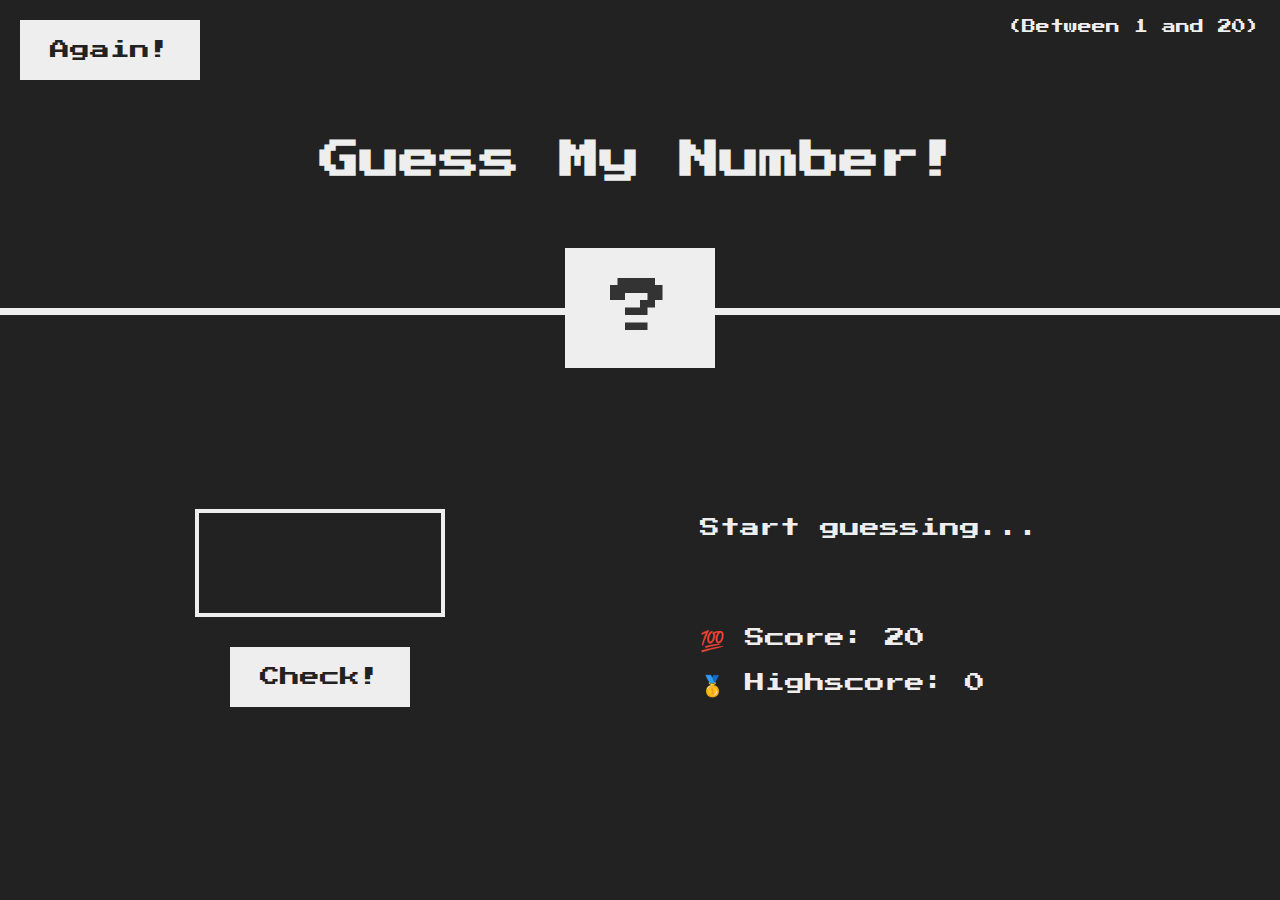
<file: JSProjects/guessmynumber/index.html>
<!DOCTYPE html>
<html lang="en">
  <head>
    <meta charset="UTF-8" />
    <meta name="viewport" content="width=device-width, initial-scale=1.0" />
    <meta http-equiv="X-UA-Compatible" content="ie=edge" />
    <link rel="stylesheet" href="style.css" />
    <title>Guess My Number!</title>
  </head>
  <body>
    <header>
      <h1>Guess My Number!</h1>
      <p class="between">(Between 1 and 20)</p>
      <button class="btn again">Again!</button>
      <div class="number">?</div>
    </header>
    <main>
      <section class="left">
        <input type="number" class="guess" />
        <button class="btn check">Check!</button>
      </section>
      <section class="right">
        <p class="message">Start guessing...</p>
        <p class="label-score">💯 Score: <span class="score">20</span></p>
        <p class="label-highscore">
          🥇 Highscore: <span class="highscore">0</span>
        </p>
      </section>
    </main>
    <script src="script.js"></script>
  </body>
</html>
</file>
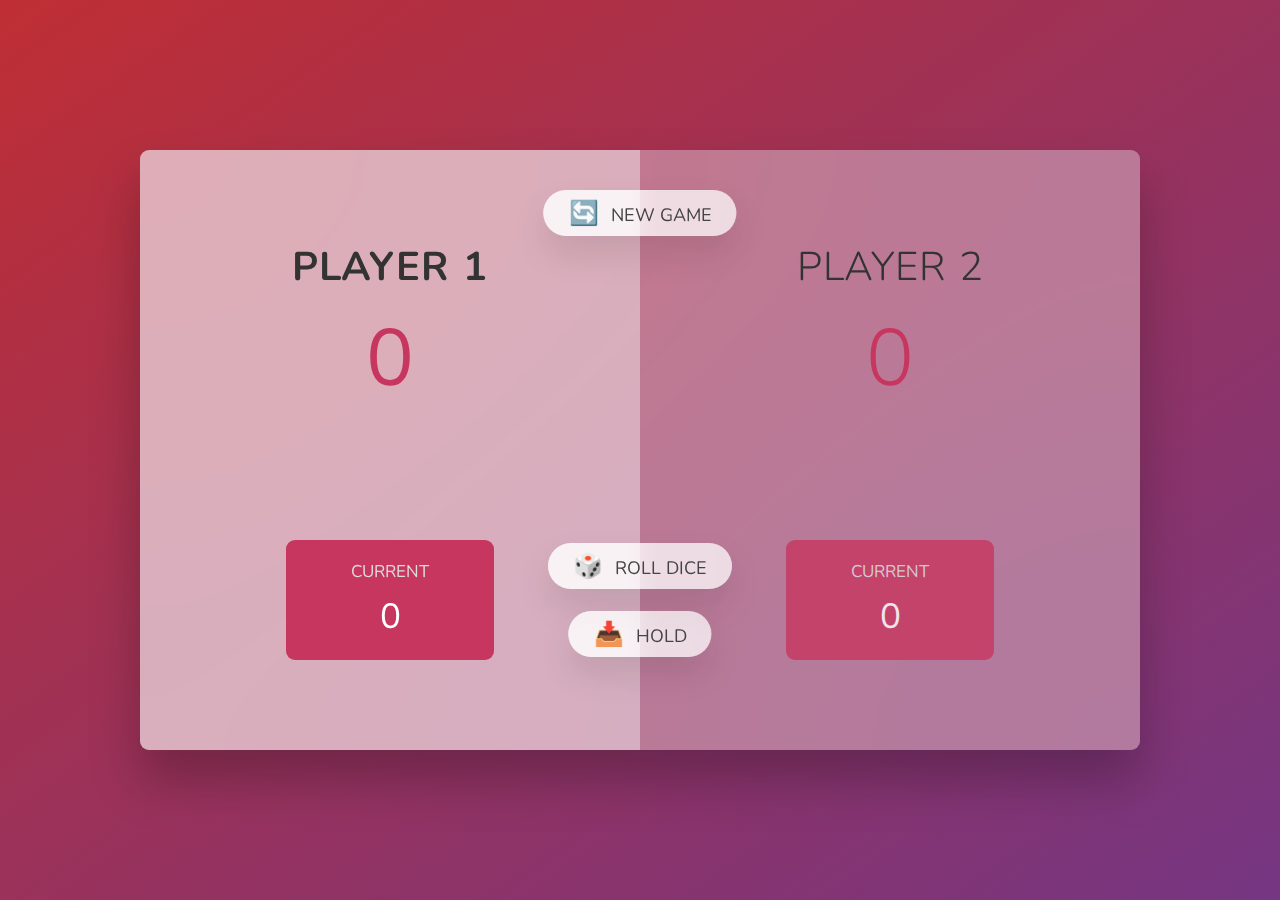
<file: JSProjects/piggame/index.html>
<!DOCTYPE html>
<html lang="en">
  <head>
    <meta charset="UTF-8" />
    <meta name="viewport" content="width=device-width, initial-scale=1.0" />
    <meta http-equiv="X-UA-Compatible" content="ie=edge" />
    <link rel="stylesheet" href="style.css" />
    <title>Pig Game</title>
  </head>
  <body>
    <main>
      <section class="player player--0 player--active">
        <h2 class="name" id="name--0">Player 1</h2>
        <p class="score" id="score--0">43</p>
        <div class="current">
          <p class="current-label">Current</p>
          <p class="current-score" id="current--0">0</p>
        </div>
      </section>
      <section class="player player--1">
        <h2 class="name" id="name--1">Player 2</h2>
        <p class="score" id="score--1">24</p>
        <div class="current">
          <p class="current-label">Current</p>
          <p class="current-score" id="current--1">0</p>
        </div>
      </section>

      <img src="dice-5.png" alt="Playing dice" class="dice" />
      <button class="btn btn--new">🔄 New game</button>
      <button class="btn btn--roll">🎲 Roll dice</button>
      <button class="btn btn--hold">📥 Hold</button>
    </main>
    <script src="script.js"></script>
  </body>
</html>
</file>
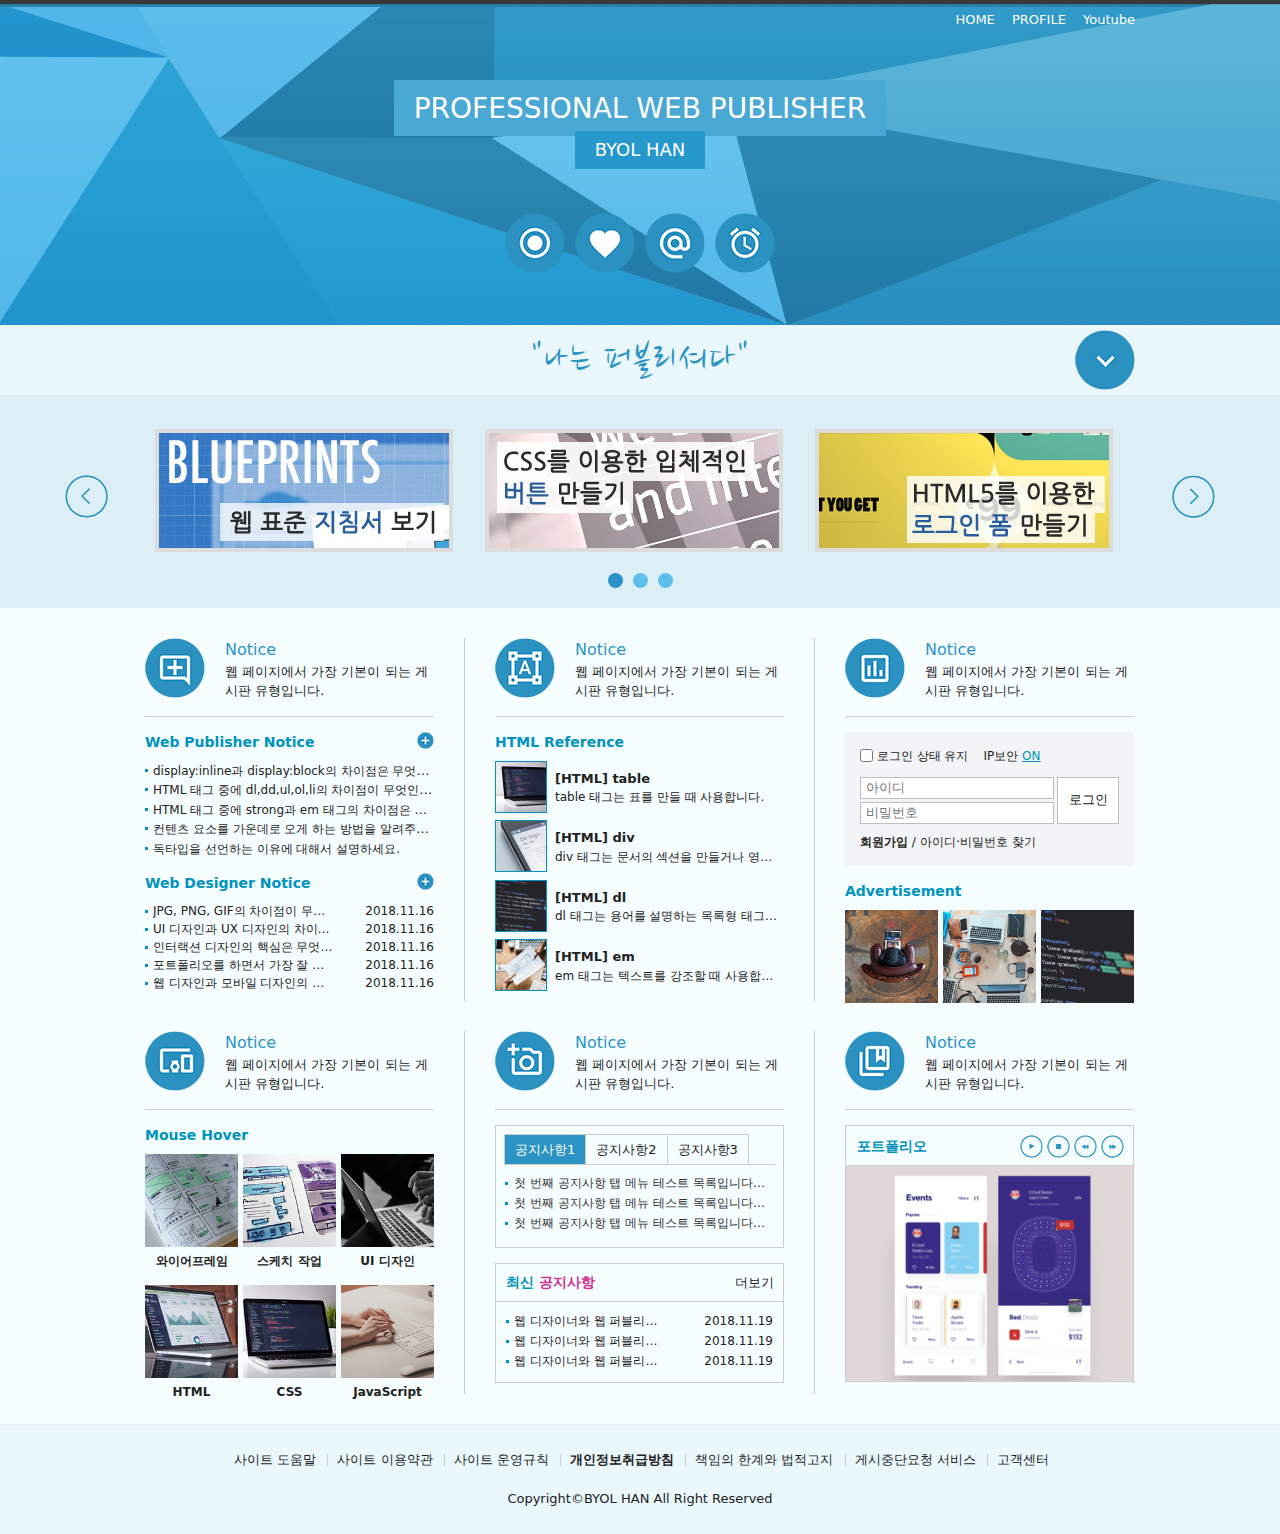
<file: Sites/Web Standard Site/index.html>
<!DOCTYPE html>
<html lang="en">
  <head>
    <meta charset="UTF-8" />
    <meta http-equiv="X-UA-Compatible" content="IE=edge" />
    <meta name="viewport" content="width=device-width, initial-scale=1.0" />
    <meta name="description" content="웹 표준을 준수한 사이트 예제입니다." />
    <meta name="keyword" content="웹표준, 웹접근성, 사이트 만들기" />
    <title>Web Standard Site</title>
    <!-- 웹폰트 -->
    <link rel="preconnect" href="https://fonts.googleapis.com" />
    <link rel="preconnect" href="https://fonts.gstatic.com" crossorigin />
    <link
      href="https://fonts.googleapis.com/css2?family=Nanum+Brush+Script&display=swap"
      rel="stylesheet"
    />

    <link rel="stylesheet" href="./css/style.css" />
    <link rel="stylesheet" href="./css/reset.css" />
    <link rel="stylesheet" href="./css/slick.css" />
    <link rel="stylesheet" href="./css/lightgallery.css" />
  </head>
  <body>
    <!-- 스킵 네비게이션 -->
    <div id="skip">
      <a href="#cont_nav">전체 메뉴 바로가기</a>
      <a href="#cont_ban">배너 영역 바로가기</a>
      <a href="#cont_cont">컨텐츠 영역 바로가기</a>
    </div>
    <!-- //스킵 네비게이션 -->

    <div id="wrap">
      <header>
        <div class="container">
          <div class="header">
            <div class="header_menu">
              <a href="#none">HOME</a>
              <a href="#none">PROFILE</a>
              <a href="#none">Youtube</a>
            </div>
            <!-- //헤더 메뉴 -->
            <div class="header-tit">
              <h1>Professional Web Publisher</h1>
              <br />
              <a href="">BYOL HAN</a>
            </div>
            <!-- //헤더 타이틀 -->
            <div class="header-icon">
              <!-- 이미지 표현하는 방법 
              1. img 태그로 표현(의미가 있을 때) / alt 태그 - 대체 문자 표현
              2. background 속성으로 표현(의미가 없을 때) - 대체 문자 X
              3. 이미지를 background 속성 - 웹 표준 준수하기 위해서는 가상으로 대체 문자를 만들어줌 (IR효과)
              이미지 스프라이트 효과-->
              <a href="#none" class="icon1"><span class="ir_pm">icon1</span></a>
              <a href="#none" class="icon2"><span class="ir_pm">icon2</span></a>
              <a href="#none" class="icon3"><span class="ir_pm">icon3</span></a>
              <a href="#none" class="icon4"><span class="ir_pm">icon4</span></a>
            </div>
            <!-- // 헤더 아이콘 -->
          </div>
        </div>
      </header>
      <!-- //header -->
      <contents>
        <nav>
          <div class="container">
            <h2 class="ir_su">전체 메뉴</h2>
            <div class="nav">
              <div>
                <h3>HTML Reference</h3>
                <ul>
                  <li><a href="#none">HTML 태그(Tag)</a></li>
                  <li><a href="#none">블록 요소/인라인 요소</a></li>
                  <li><a href="#none">DTD 선언</a></li>
                  <li><a href="#none">언어 속성 설정</a></li>
                  <li><a href="#none">HTML &lt;title&gt;</a></li>
                  <li><a href="#none">HTML &lt;meta&gt;</a></li>
                  <li><a href="#none">특수문자 &lt;/a&gt;</a></li>
                  <li><a href="#none">하이퍼 링크&lt;/a&gt;</a></li>
                  <li><a href="#none">HTML &lt;style&gt;</a></li>
                  <li><a href="#none">HTML &lt;html&gt;</a></li>
                  <li><a href="#none">HTML &lt;head&gt;</a></li>
                  <li><a href="#none">HTML &lt;div&gt;</a></li>
                  <li><a href="#none">HTML &lt;colgroup&gt;</a></li>
                  <li><a href="#none">HTML &lt;caption&gt;</a></li>
                </ul>
              </div>
              <div>
                <h3>CSS Reference</h3>
                <ul>
                  <li><a href="#none">CSS 선택자</a></li>
                  <li><a href="#none">CSS 단위</a></li>
                  <li><a href="#none">CSS 색상</a></li>
                  <li><a href="#none">CSS 선언 방법</a></li>
                  <li><a href="#none">상대주소와 절대주소</a></li>
                  <li><a href="#none">CSS float</a></li>
                  <li><a href="#none">이미지 표현 방법</a></li>
                  <li><a href="#none">이미지 스프라이트</a></li>
                  <li><a href="#none">IR 효과</a></li>
                  <li><a href="#none">이미지 최적화</a></li>
                  <li><a href="#none">background-color</a></li>
                  <li><a href="#none">border-style</a></li>
                  <li><a href="#none">font-size</a></li>
                  <li><a href="#none">text-align</a></li>
                </ul>
              </div>
              <div class="last">
                <h3>Webstandard</h3>
                <ul>
                  <li><a href="#none">웹 표준</a></li>
                  <li><a href="#none">웹 접근성</a></li>
                  <li><a href="#none">W3C</a></li>
                  <li><a href="#none">웹 접근성 연구소</a></li>
                  <li><a href="#none">네이버 널리</a></li>
                  <li><a href="#none">다음 다룸</a></li>
                  <li><a href="#none">Webstandard</a></li>
                </ul>
              </div>
            </div>
          </div>
        </nav>
        <!-- //nav -->
        <aside>
          <div class="container">
            <div class="tit">
              <h2>"나는 퍼블리셔다"</h2>
              <a href="#none" class="btn"
                ><span class="ir_pm">전체 메뉴</span></a
              >
            </div>
          </div>
        <aside>
        <!-- //aside -->
        <div id="cont_ban">
          <div class="container">
            <div class="ban">
              <!-- <a href="#none" class="prev"><span class="ir_pm"> 이전 이미지</span></a>
              <ul>
                 <li class="ban_img1"><a href="#none"><img src="img/banner_link1.jpg" alt="웹 표준 지참서 보기"></a></li>
                  <li class="ban_img2"><a href="#none"><img src="img/banner_link2.jpg" alt="CSS 버튼 만들기"></a></li>
                  <li class="ban_img3"><a href="#none"><img src="img/banner_link3.jpg" alt="로그인 폼 만들기"></a></li>
              </ul>
              <a href="#none" class="next"><span class="ir_pm">다음 이미지</span></a> -->
              <div>
                <a href="#none"
                  ><img src="img/banner_link1.jpg" alt="웹 표준 지참서 보기"
                /></a>
              </div>
              <div>
                <a href="#none"
                  ><img src="img/banner_link2.jpg" alt="CSS 버튼 만들기"
                /></a>
              </div>
              <div>
                <a href="#none"
                  ><img src="img/banner_link3.jpg" alt="로그인 폼 만들기"
                /></a>
              </div>
              <div>
                <a href="#none"
                  ><img src="img/banner_link1.jpg" alt="웹 표준 지참서 보기"
                /></a>
              </div>
              <div>
                <a href="#none"
                  ><img src="img/banner_link2.jpg" alt="CSS 버튼 만들기"
                /></a>
              </div>
              <div>
                <a href="#none"
                  ><img src="img/banner_link3.jpg" alt="로그인 폼 만들기"
                /></a>
              </div>
              <div>
                <a href="#none"
                  ><img src="img/banner_link1.jpg" alt="웹 표준 지참서 보기"
                /></a>
              </div>
              <div>
                <a href="#none"
                  ><img src="img/banner_link2.jpg" alt="CSS 버튼 만들기"
                /></a>
              </div>
              <div>
                <a href="#none"
                  ><img src="img/banner_link3.jpg" alt="로그인 폼 만들기"
                /></a>
              </div>
            </div>
          </div>
        </div>
        <!-- //cont_ban -->
        <section>
          <div class="container">
            <div class="cont">
              <div class="column col1">
                <h3>
                  <span class="ico_img ir_pm">아이콘</span>
                  <span class="ico_tit">Notice</span>
                </h3>
                <p class="ico_desc">
                  웹 페이지에서 가장 기본이 되는 게시판 유형입니다.
                </p>
                <!--게시판-->
                <div class="notice">
                  <h4>Web Publisher Notice</h4>
                  <ul>
                    <li>
                      <a href="#none"
                        >display:inline과 display:block의 차이점은
                        무엇인가요?</a
                      >
                    </li>
                    <li>
                      <a href="#none"
                        >HTML 태그 중에 dl,dd,ul,ol,li의 차이점이 무엇인가요?</a
                      >
                    </li>
                    <li>
                      <a href="#none"
                        >HTML 태그 중에 strong과 em 태그의 차이점은
                        무엇인가요?</a
                      >
                    </li>
                    <li>
                      <a href="#none"
                        >컨텐츠 요소를 가운데로 오게 하는 방법을 알려주세요!</a
                      >
                    </li>
                    <li>
                      <a href="#none"
                        >독타입을 선언하는 이유에 대해서 설명하세요.</a
                      >
                    </li>
                  </ul>
                  <a href="#none" class="more ir_pm" title="더보기">더보기</a>
                </div>
                <!--//게시판-->
                <!-- 게시판2 -->
                <div class="notice2">
                  <h4>Web Designer Notice</h4>
                  <ul>
                    <li>
                      <a href="#none">JPG, PNG, GIF의 차이점이 무엇인가요?</a
                      ><span>2018.11.16</span>
                    </li>
                    <li>
                      <a href="#none"
                        >UI 디자인과 UX 디자인의 차이점을 설명하세요.</a
                      ><span>2018.11.16</span>
                    </li>
                    <li>
                      <a href="#none"
                        >인터랙션 디자인의 핵심은 무엇이라고 생각하나요?</a
                      ><span>2018.11.16</span>
                    </li>
                    <li>
                      <a href="#none"
                        >포트폴리오를 하면서 가장 잘 했다고 생각하는 부분은
                        무엇인가요?</a
                      ><span>2018.11.16</span>
                    </li>
                    <li>
                      <a href="#none"
                        >웹 디자인과 모바일 디자인의 차이가 무엇이라고
                        생각하나요?</a
                      ><span>2018.11.16</span>
                    </li>
                  </ul>
                  <a href="#none" class="more ir_pm" title="더보기">더보기</a>
                </div>
                <!-- //게시판2 -->
              </div>
              <!-- //col1 -->
              <div class="column col2">
                <h3>
                  <span class="ico_img ir_pm">아이콘</span>
                  <span class="ico_tit">Notice</span>
                </h3>
                <p class="ico_desc">
                  웹 페이지에서 가장 기본이 되는 게시판 유형입니다.
                </p>
                <!-- 게시판3 -->
                <div class="notice3">
                  <h4>HTML Reference</h4>
                  <ul>
                    <li>
                      <a href="#none">
                        <img src="img/notice01.jpg" alt="테이블 태그 이미지" />
                        <strong>[HTML] table</strong>
                        <span>table 태그는 표를 만들 때 사용합니다.</span>
                      </a>
                    </li>
                    <li>
                      <a href="#none">
                        <img src="img/notice02.jpg" alt="div 태그 이미지" />
                        <strong>[HTML] div</strong>
                        <span
                          >div 태그는 문서의 섹션을 만들거나 영역을 나눌 때
                          사용합니다.</span
                        >
                      </a>
                    </li>
                    <li>
                      <a href="#none">
                        <img src="img/notice03.jpg" alt="dl 태그 이미지" />
                        <strong>[HTML] dl</strong>
                        <span
                          >dl 태그는 용어를 설명하는 목록형 태그입니다.</span
                        >
                      </a>
                    </li>
                    <li>
                      <a href="#none">
                        <img src="img/notice04.jpg" alt="em 태그 이미지" />
                        <strong>[HTML] em</strong>
                        <span>em 태그는 텍스트를 강조할 때 사용합니다.</span>
                      </a>
                    </li>
                  </ul>
                  <a href="#none" class="more ir_pm" title="더보기">더보기</a>
                </div>
                <!-- //게시판3 -->
              </div>
              <!-- //col2 -->
              <div class="column col3">
                <h3>
                  <span class="ico_img ir_pm">아이콘</span>
                  <span class="ico_tit">Notice</span>
                </h3>
                <p class="ico_desc">
                  웹 페이지에서 가장 기본이 되는 게시판 유형입니다.
                </p>
                <!-- 로그인 -->
                <div id="login-wrap">
                  <h4 class="ir_su">로그인 정보</h4>
                  <form id="login_form" name="login_form" action="post">
                    <fieldset>
                      <legend class="ir_su">로그인 및 관련 설정</legend>
                      <div class="login_header">
                        <h5 class="ir_su">로그인 보안</h5>
                        <div class="lh_check">
                          <input
                            id="infor_check"
                            type="checkbox"
                            class="input_check"
                          />
                          <label for="infor_check"> 로그인 상태 유지</label>
                        </div>
                        <div class="lh_ip">IP보안 <em>ON</em></div>
                      </div>
                      <div class="login_contents">
                        <h5 class="ir_su">로그인 영역</h5>
                        <div class="lc_text">
                          <label for="uid" class="ir_su">아이디</label>
                          <input
                            type="text"
                            id="uid"
                            name="uid"
                            class="input_text"
                            maxlength="20"
                            placeholder="아이디"
                          />
                          <label for="upw" class="ir_su">비밀번호</label>
                          <input
                            type="password"
                            id="upw"
                            name="upw"
                            class="input_text"
                            maxlength="20"
                            placeholder="비밀번호"
                          />
                        </div>
                        <button class="lc_btn" type="submit">로그인</button>
                      </div>
                      <div class="login_footer">
                        <h5 class="ir_su">로그인 문제 해결</h5>
                        <ul>
                          <li>
                            <a href="#none"><strong>회원가입</strong> /</a>
                          </li>
                          <li>
                            <a href="#none">아이디</a>&middot;<a href="#none"
                              >비밀번호 찾기</a
                            >
                          </li>
                        </ul>
                      </div>
                    </fieldset>
                  </form>
                </div>
                <!-- //로그인 -->
                <!-- 팝업 -->
                <div class="popup mt15">
                  <h4>Advertisement</h4>
                  <ul>
                    <li class="layer">
                      <a href="#none"
                        ><img src="img/sban07.jpg" alt="배너1"
                      /></a>
                    </li>
                    <li class="window">
                      <a href="#none"
                        ><img src="img/sban08.jpg" alt="배너2"
                      /></a>
                    </li>
                    <li class="last lightgallery">
                      <a href="img/webstandard3.jpg"
                        ><img src="img/sban09.jpg" alt="배너3"
                      /></a>
                      <a href="img/webstandard3.jpg" style="display: none"
                        ><img src="img/sban09.jpg" alt="배너3"
                      /></a>
                      <a href="img/webstandard3.jpg" style="display: none"
                        ><img src="img/sban09.jpg" alt="배너3"
                      /></a>
                      <a href="img/webstandard3.jpg" style="display: none"
                        ><img src="img/sban09.jpg" alt="배너3"
                      /></a>
                      <a href="img/webstandard3.jpg" style="display: none"
                        ><img src="img/sban09.jpg" alt="배너3"
                      /></a>
                    </li>
                  </ul>
                </div>
                <!-- //팝업 -->
              </div>
              <!-- //col3 -->
              <div class="column col4">
                <h3>
                  <span class="ico_img ir_pm">아이콘</span>
                  <span class="ico_tit">Notice</span>
                </h3>
                <p class="ico_desc">
                  웹 페이지에서 가장 기본이 되는 게시판 유형입니다.
                </p>
                <!-- 오버효과 -->
                <div class="notice_hover">
                  <h4>Mouse Hover</h4>
                  <ul>
                    <li>
                      <a href="#none">
                        <span
                          ><img
                            src="img/sban01.jpg"
                            alt="와이어프레임 이미지"
                          /><em>바로가기</em></span
                        >
                        <strong>와이어프레임</strong>
                      </a>
                    </li>
                    <li>
                      <a href="#none">
                        <span
                          ><img
                            src="img/sban02.jpg"
                            alt="스케치 작업 이미지"
                          /><em>바로가기</em></span
                        >
                        <strong>스케치 작업</strong>
                      </a>
                    </li>
                    <li>
                      <a href="#none">
                        <span
                          ><img
                            src="img/sban03.jpg"
                            alt="UI 디자인 이미지"
                          /><em>바로가기</em></span
                        >
                        <strong>UI 디자인</strong>
                      </a>
                    </li>
                  </ul>
                </div>
                <!-- //오버효과 -->

                <!-- 오버효과2 -->
                <div class="notice_hover2 mt15">
                  <h4 class="ir_su">Mouse Hover</h4>
                  <ul>
                    <li>
                      <a href="#none">
                        <span
                          ><img src="img/sban04.jpg" alt="HTML 이미지" /><em
                            >바로가기</em
                          ></span
                        >
                        <strong>HTML</strong>
                      </a>
                    </li>
                    <li>
                      <a href="#none">
                        <span
                          ><img src="img/sban05.jpg" alt="CSS 이미지" /><em
                            >바로가기</em
                          ></span
                        >
                        <strong>CSS</strong>
                      </a>
                    </li>
                    <li>
                      <a href="#none">
                        <span
                          ><img
                            src="img/sban06.jpg"
                            alt="JavaScript 이미지"
                          /><em>바로가기</em></span
                        >
                        <strong>JavaScript</strong>
                      </a>
                    </li>
                  </ul>
                </div>
                <!-- //오버효과2 -->
              </div>
              <!-- //col4 -->
              <div class="column col5">
                <h3>
                  <span class="ico_img ir_pm">아이콘</span>
                  <span class="ico_tit">Notice</span>
                </h3>
                <p class="ico_desc">
                  웹 페이지에서 가장 기본이 되는 게시판 유형입니다.
                </p>
                <!-- 탭메뉴 -->
                <div class="tab_menu">
                  <h4 class="ir_su">탭 메뉴</h4>
                  <ul>
                    <li class="active">
                      <a href="#none">공지사항1</a>
                      <ul>
                        <li>
                          <a href="#none"
                            >첫 번째 공지사항 탭 메뉴 테스트 목록입니다. 첫 번째
                            공지사항 탭 메뉴 테스트 목록입니다.</a
                          >
                        </li>
                        <li>
                          <a href="#none"
                            >첫 번째 공지사항 탭 메뉴 테스트 목록입니다. 첫 번째
                            공지사항 탭 메뉴 테스트 목록입니다.</a
                          >
                        </li>
                        <li>
                          <a href="#none"
                            >첫 번째 공지사항 탭 메뉴 테스트 목록입니다. 첫 번째
                            공지사항 탭 메뉴 테스트 목록입니다.</a
                          >
                        </li>
                      </ul>
                    </li>
                    <li>
                      <a href="#none">공지사항2</a>
                      <ul>
                        <li>
                          <a href="#none"
                            >두 번째 공지사항 탭 메뉴 테스트 목록입니다.</a
                          >
                        </li>
                        <li>
                          <a href="#none"
                            >두 번째 공지사항 탭 메뉴 테스트 목록입니다.</a
                          >
                        </li>
                        <li>
                          <a href="#none"
                            >두 번째 공지사항 탭 메뉴 테스트 목록입니다.</a
                          >
                        </li>
                      </ul>
                    </li>
                    <li>
                      <a href="#none">공지사항3</a>
                      <ul>
                        <li>
                          <a href="#none"
                            >세 번째 공지사항 탭 메뉴 테스트 목록입니다.</a
                          >
                        </li>
                        <li>
                          <a href="#none"
                            >세 번째 공지사항 탭 메뉴 테스트 목록입니다.</a
                          >
                        </li>
                        <li>
                          <a href="#none"
                            >세 번째 공지사항 탭 메뉴 테스트 목록입니다.</a
                          >
                        </li>
                      </ul>
                    </li>
                  </ul>
                </div>
                <!-- //탭메뉴 -->
                <!-- 게시판4 -->
                <div class="notice4 mt15">
                  <h4>최신 <em>공지사항</em></h4>
                  <ul>
                    <li>
                      <a href="#none"
                        >웹 디자이너와 웹 퍼블리셔의 차이점은 무엇인가요?</a
                      ><span>2018.11.19</span>
                    </li>
                    <li>
                      <a href="#none"
                        >웹 디자이너와 웹 퍼블리셔의 차이점은 무엇인가요?</a
                      ><span>2018.11.19</span>
                    </li>
                    <li>
                      <a href="#none"
                        >웹 디자이너와 웹 퍼블리셔의 차이점은 무엇인가요?</a
                      ><span>2018.11.19</span>
                    </li>
                  </ul>
                  <a href="#none" class="more">더보기</a>
                </div>
                <!-- //게시판4 -->
              </div>
              <!-- //col5 -->
              <div class="column col6">
                <h3>
                  <span class="ico_img ir_pm">아이콘</span>
                  <span class="ico_tit">Notice</span>
                </h3>
                <p class="ico_desc">
                  웹 페이지에서 가장 기본이 되는 게시판 유형입니다.
                </p>
                <!-- 갤러리 -->
                <div class="gallery">
                  <h4>포트폴리오</h4>
                  <div class="gallery_btn">
                    <!-- <ul>
                        <li class="gb_icon1"><a href="#none"><span class="ir_pm">시작</span></a></li>
                        <li class="gb_icon2"><a href="#none"><span class="ir_pm">정지</span></a></li>
                        <li class="gb_icon3"><a href="#none"><span class="ir_pm">이전이미지</span></a></li>
                        <li class="gb_icon4"><a href="#none"><span class="ir_pm">다음이미지</span></a></li>
                      </ul> -->

                    <button class="gb_icon1 play">
                      <span class="ir_pm">시작</span>
                    </button>
                    <button class="gb_icon2 pause">
                      <span class="ir_pm">정지</span>
                    </button>
                    <button class="gb_icon3 prev">
                      <span class="ir_pm">이전이미지</span>
                    </button>
                    <button class="gb_icon4 next">
                      <span class="ir_pm">다음이미지</span>
                    </button>
                  </div>
                  <div class="gallery_img">
                    <!-- <ul>
                        <li><a href="#none"><img src="img/gallery01.jpg" alt="갤러리1"></a></li>
                        <li><a href="#none"><img src="img/gallery02.jpg" alt="갤러리2"></a></li>
                        <li><a href="#none"><img src="img/gallery03.jpg" alt="갤러리3"></a></li>
                        <li><a href="#none"><img src="img/gallery04.jpg" alt="갤러리4"></a></li>
                        <li><a href="#none"><img src="img/gallery05.jpg" alt="갤러리5"></a></li>
                      </ul> -->

                    <div>
                      <a href="#none"
                        ><img src="img/gallery01.jpg" alt="갤러리1"
                      /></a>
                    </div>
                    <div>
                      <a href="#none"
                        ><img src="img/gallery02.jpg" alt="갤러리2"
                      /></a>
                    </div>
                    <div>
                      <a href="#none"
                        ><img src="img/gallery03.jpg" alt="갤러리3"
                      /></a>
                    </div>
                    <div>
                      <a href="#none"
                        ><img src="img/gallery04.jpg" alt="갤러리4"
                      /></a>
                    </div>
                    <div>
                      <a href="#none"
                        ><img src="img/gallery05.jpg" alt="갤러리5"
                      /></a>
                    </div>
                  </div>
                </div>
                <!-- //갤러리 -->
              </div>
              <!-- //col6 -->
            </div>
          </div>
        </section>
        <!-- //section -->
      </contents>

      <!-- footer -->
      <footer>
        <div class="container">
          <h2 class="ir_su">푸터 영역</h2>
          <div class="footer">
            <ul>
              <li><a href="#none">사이트 도움말</a></li>
              <li><a href="#none">사이트 이용약관</a></li>
              <li><a href="#none">사이트 운영규칙</a></li>
              <li>
                <a href="#none"><strong>개인정보취급방침</strong></a>
              </li>
              <li><a href="#none">책임의 한계와 법적고지</a></li>
              <li><a href="#none">게시중단요청 서비스</a></li>
              <li><a href="#none">고객센터</a></li>
            </ul>
            <address>Copyright&copy;BYOL HAN All Right Reserved</address>
          </div>
        </div>
      </footer>
      <!-- //footer -->
    </div>
    <!-- //wrap -->

    <!-- layer popup -->
    <div id="layer">
      <img src="img/webstandard1.jpg" alt="웹 표준을 준수한 사이트 이미지" />
      <a href="#none" class="close">CLOSE</a>
    </div>
    <!-- //layer popup -->

    <!-- script -->
    <script src="js/jquery.min_v3.6.4.js"></script>
    <script src="js/slick.js"></script>
    <script src="js/lightgallery.umd.js"></script>
    <script src="js/lg-zoom.umd.js"></script>
    <script src="js/lg-thumbnail.umd.js"></script>
    <script src="js/custom.js"></script>
  </body>
</html>
</file>
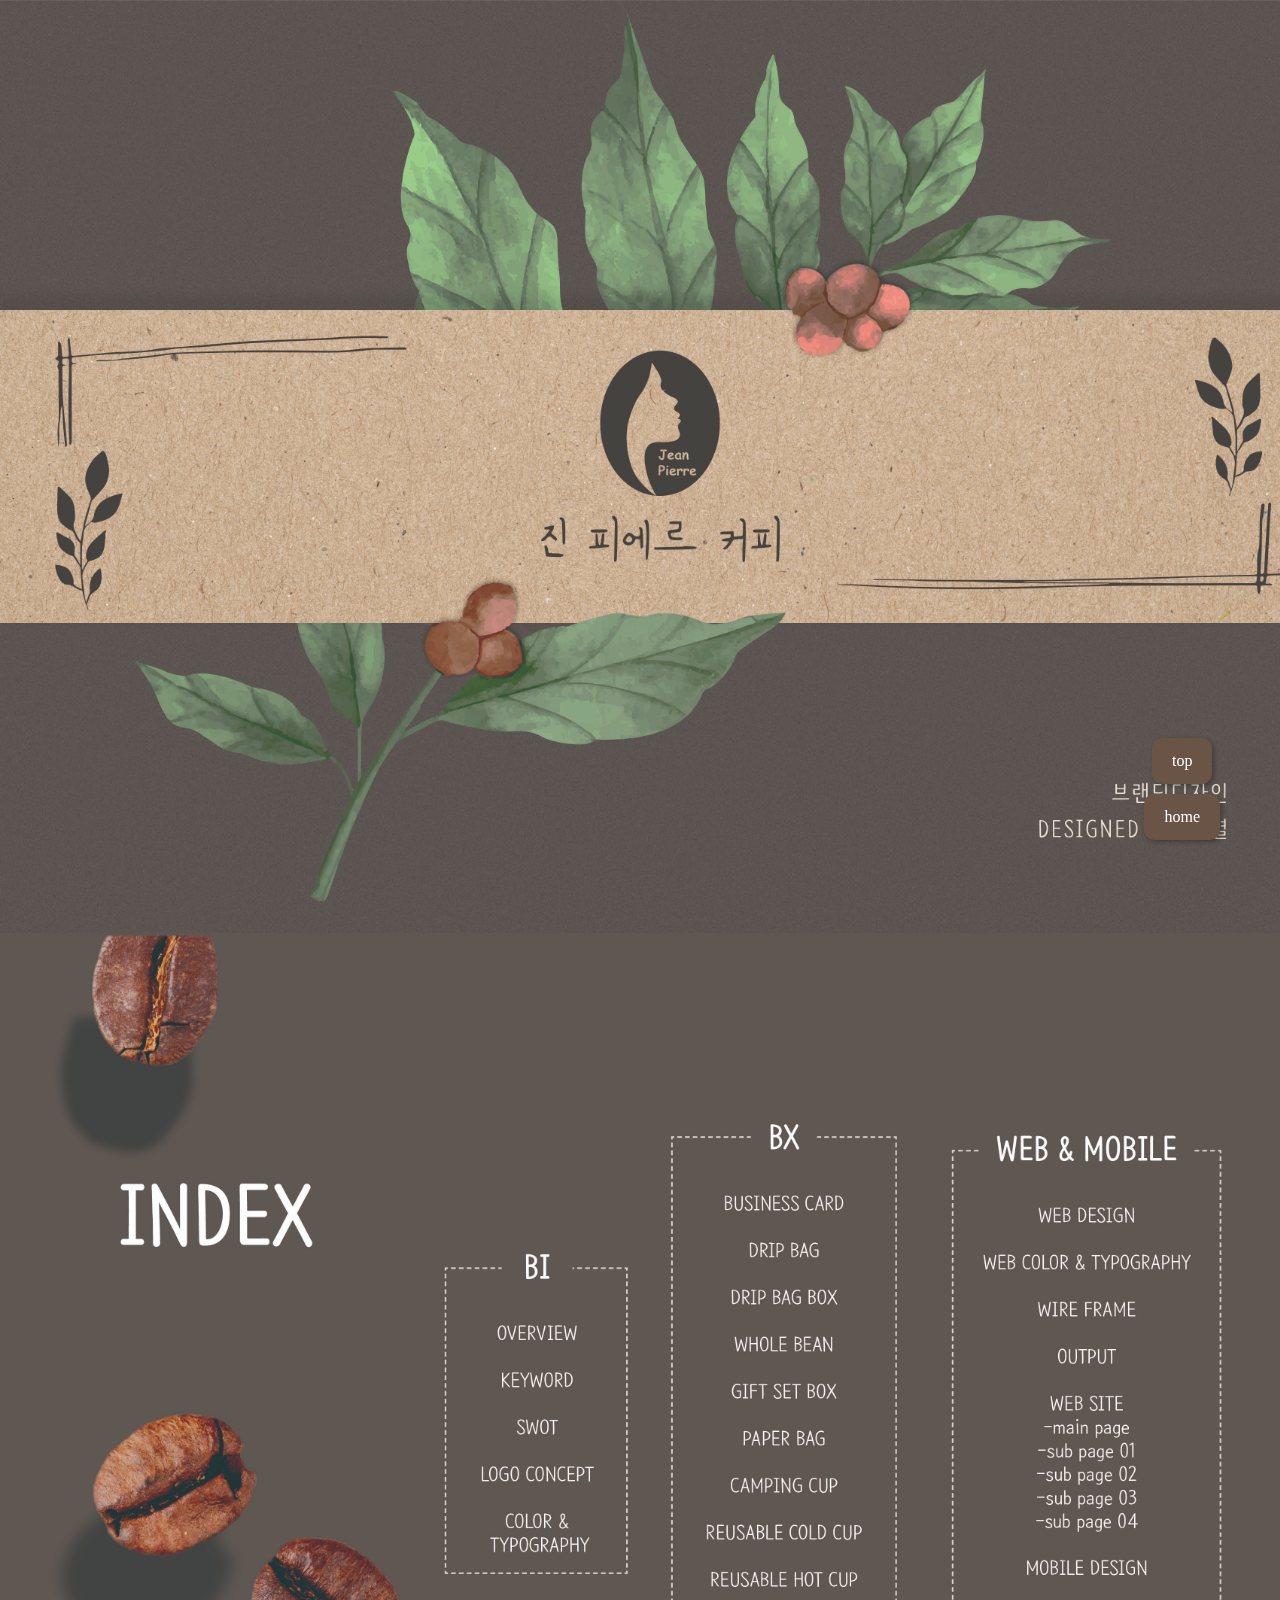
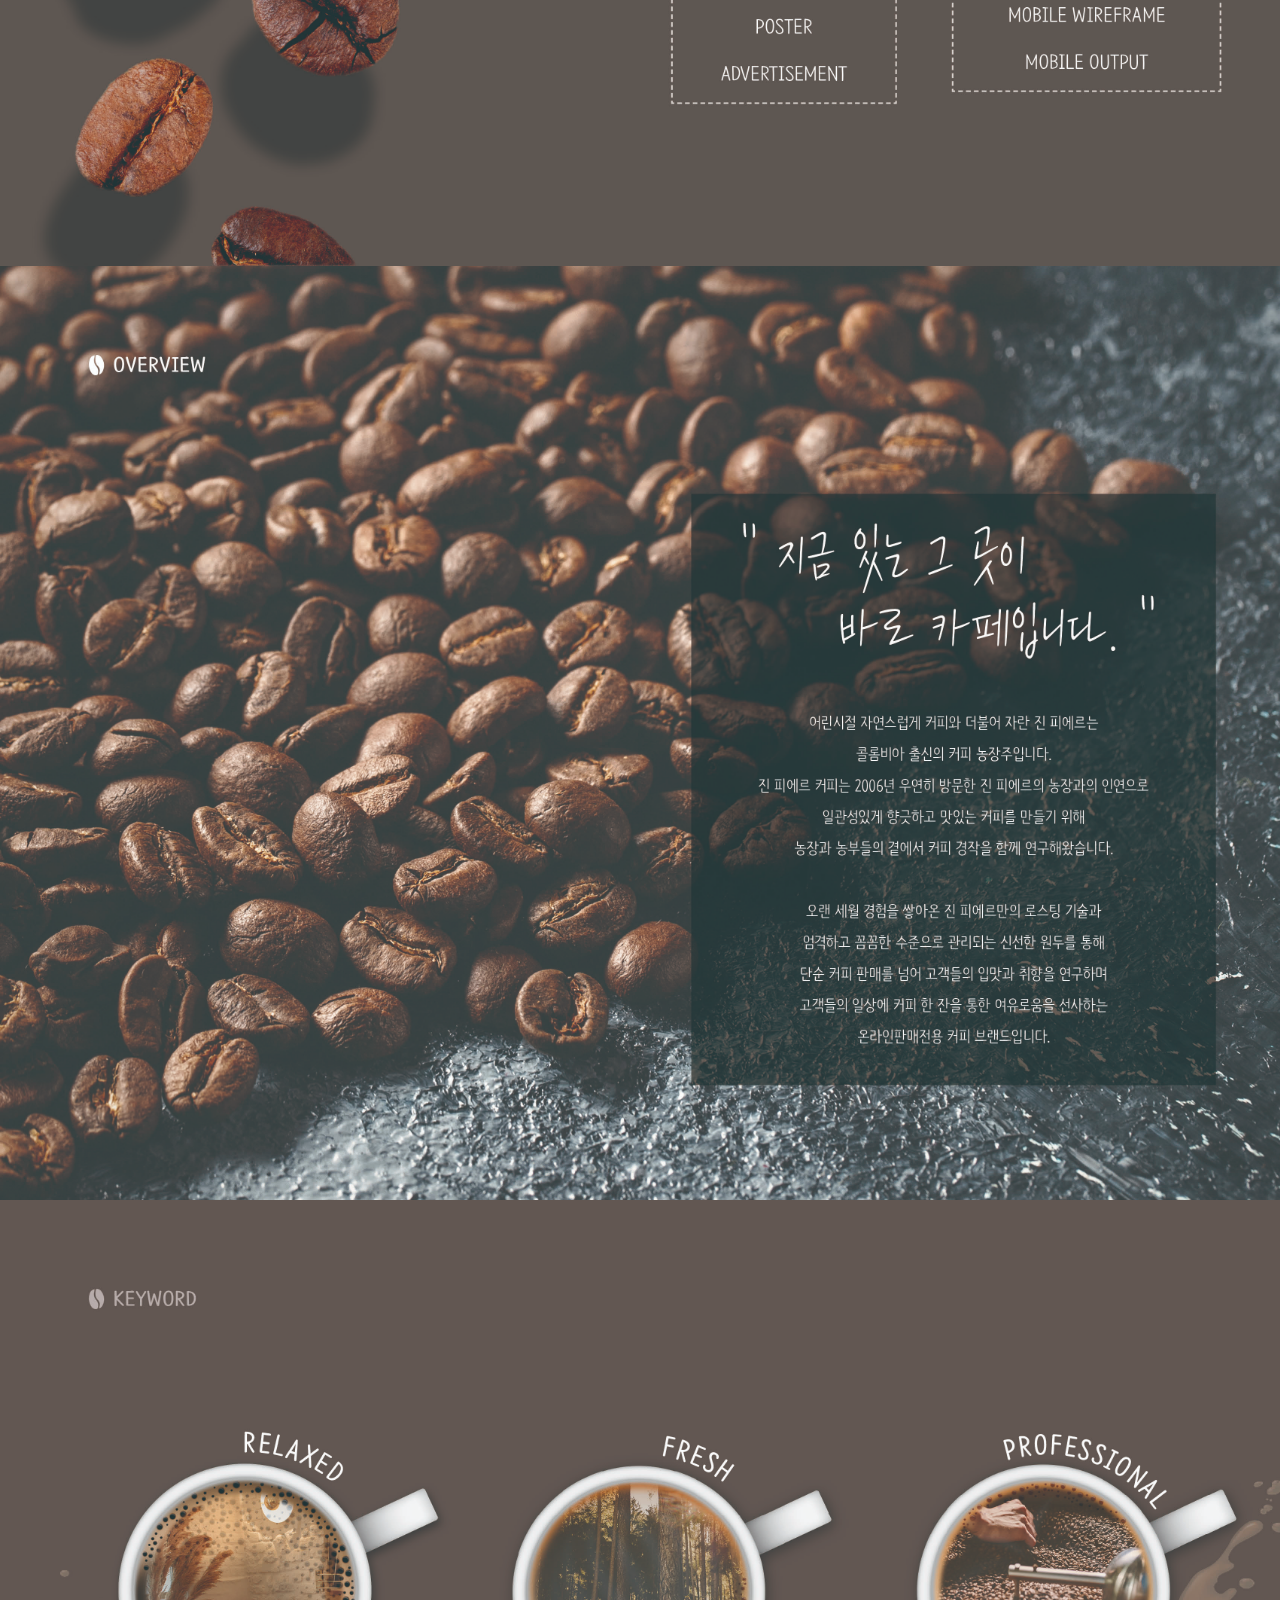
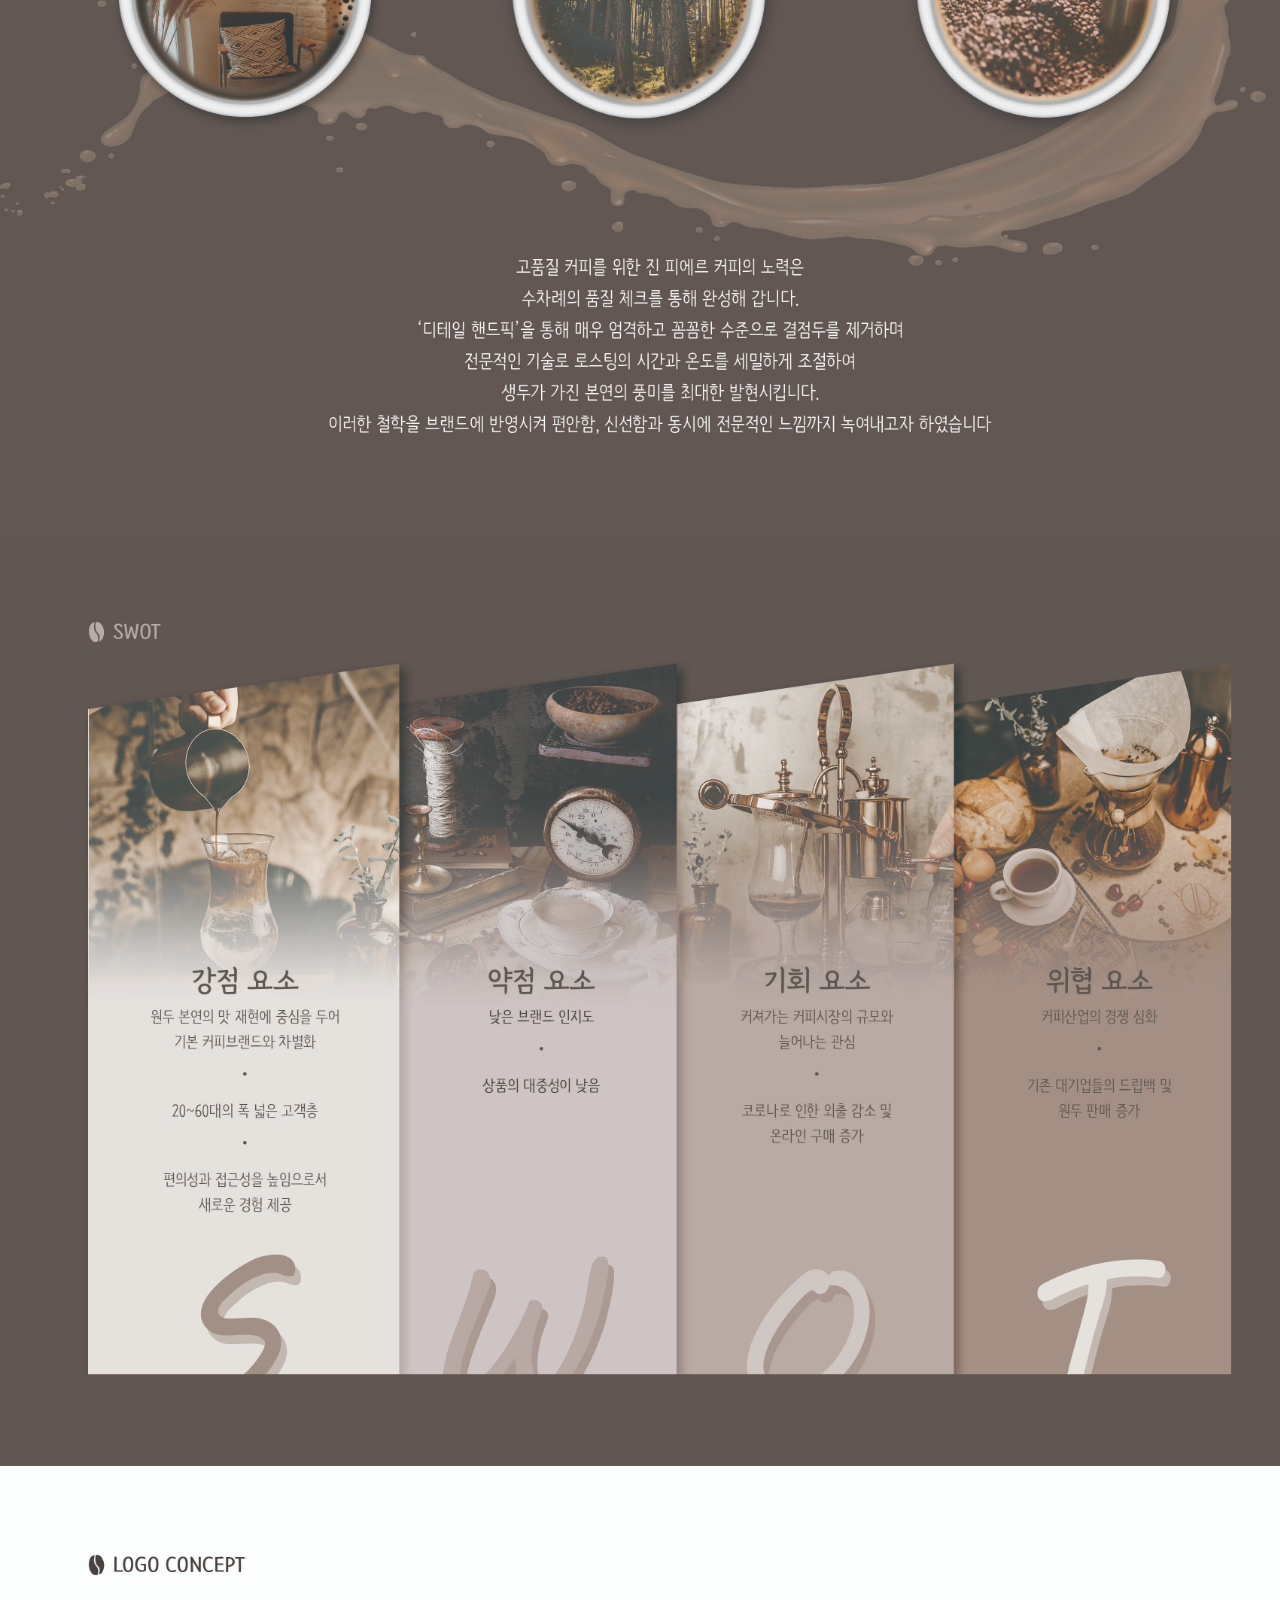
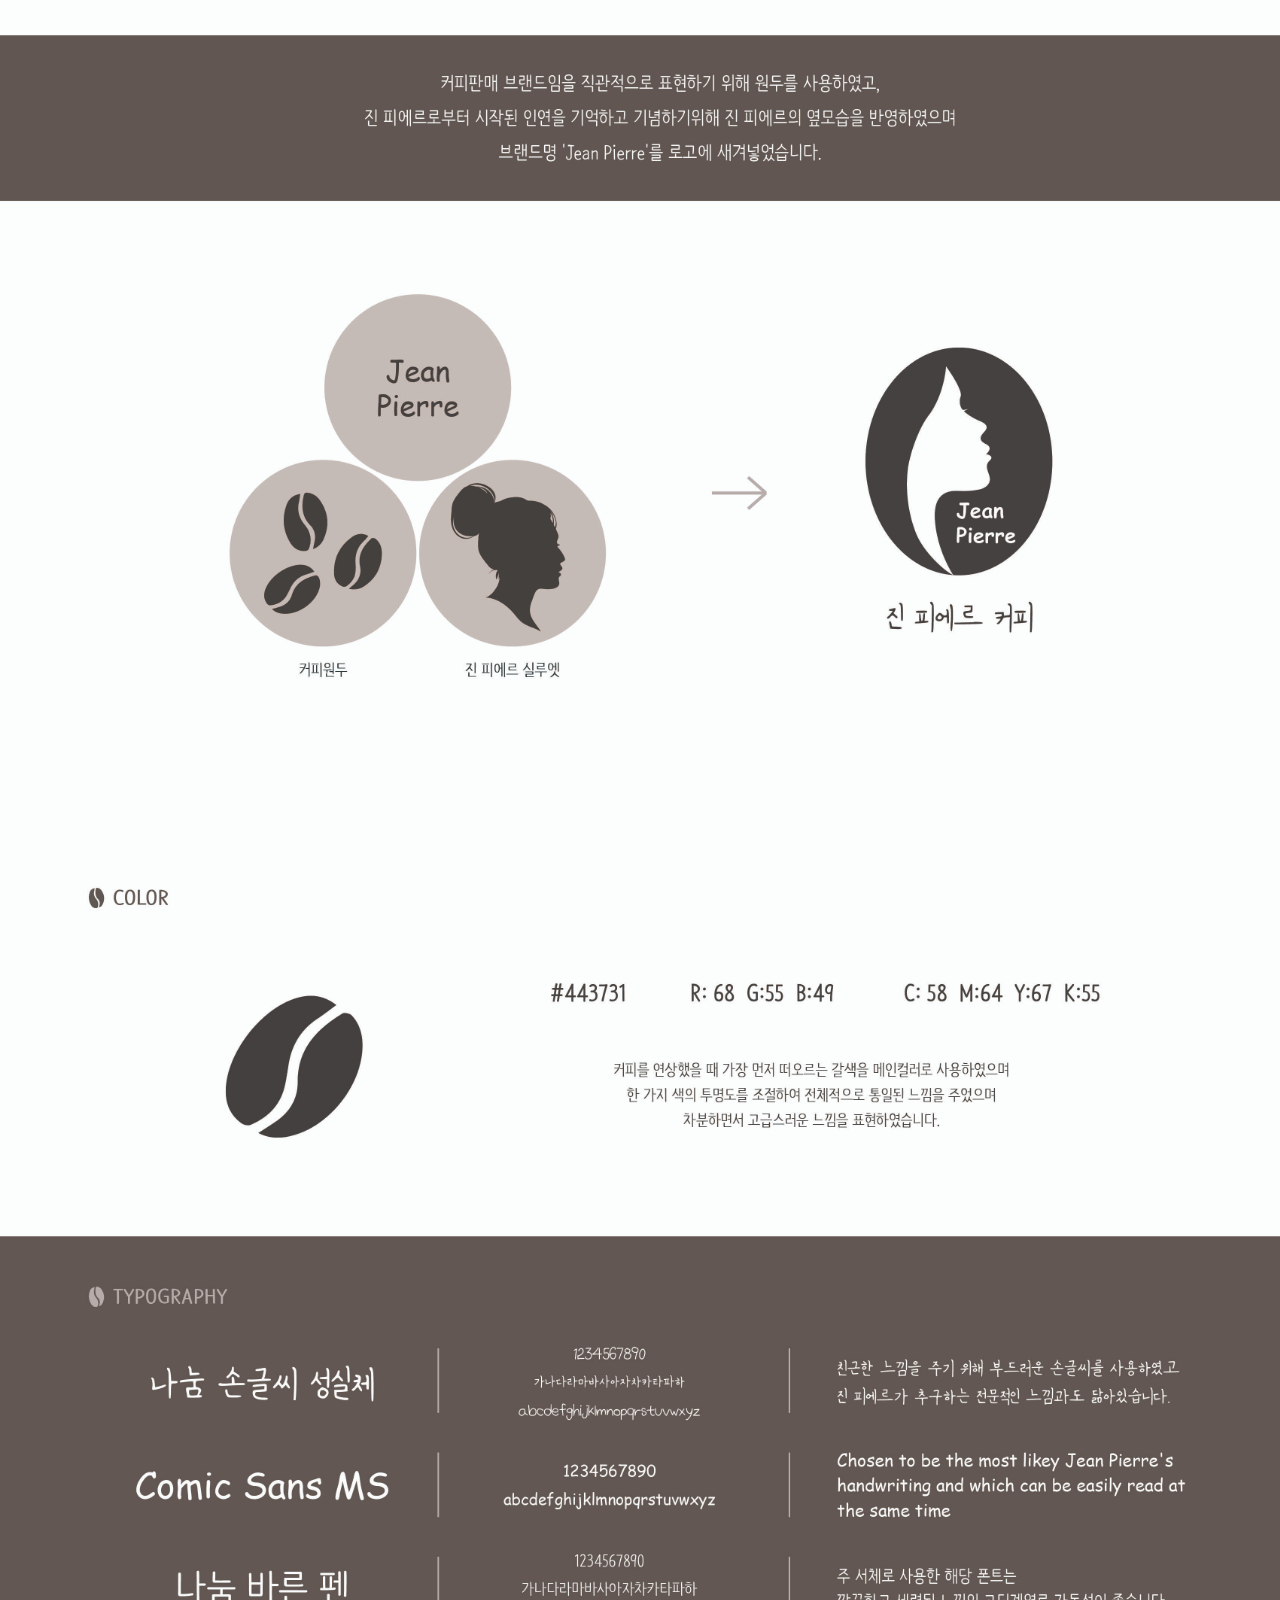
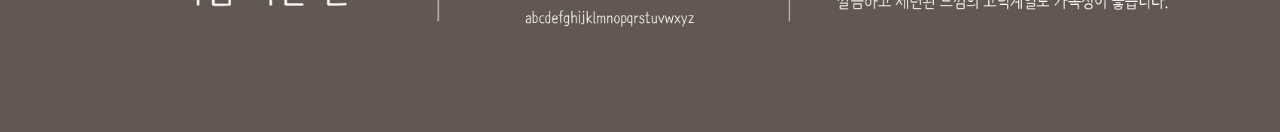
<file: guide/BI.html>
<!DOCTYPE html>
<html lang="ko">
<head>
    <meta charset="UTF-8">
    <meta http-equiv="X-UA-Compatible" content="IE=edge">
    <meta name="viewport" content="width=1400">
    <title>진 피에르 커피 BI</title>
    <link rel="stylesheet" href="./guide.css">
</head>
<body>
    <div class="brand1">
        <!-- bi 이미지 넣기(너비 1320px) -->
        <img src="./img_BI/1.jpg" alt="COVER">
        <img src="./img_BI/2.jpg" alt="INDEX">
        <img src="./img_BI/3.jpg" alt="OVERVIEW">
        <img src="./img_BI/4.jpg" alt="KEYWORD">
        <img src="./img_BI/5.jpg" alt="SWOT">
        <img src="./img_BI/6.jpg" alt="LOGO CONCEPT">
        <img src="./img_BI/7.jpg" alt="COLOR & TYPOGRAPHY">
        

        <!-- 버튼 -->
        <ul class="btn_1">
			<li><a href="#">top</a><li>
			<li><a href="../index.html#projects">home</a><li>
		</ul>
    </div>
</body>
</html>
</file>
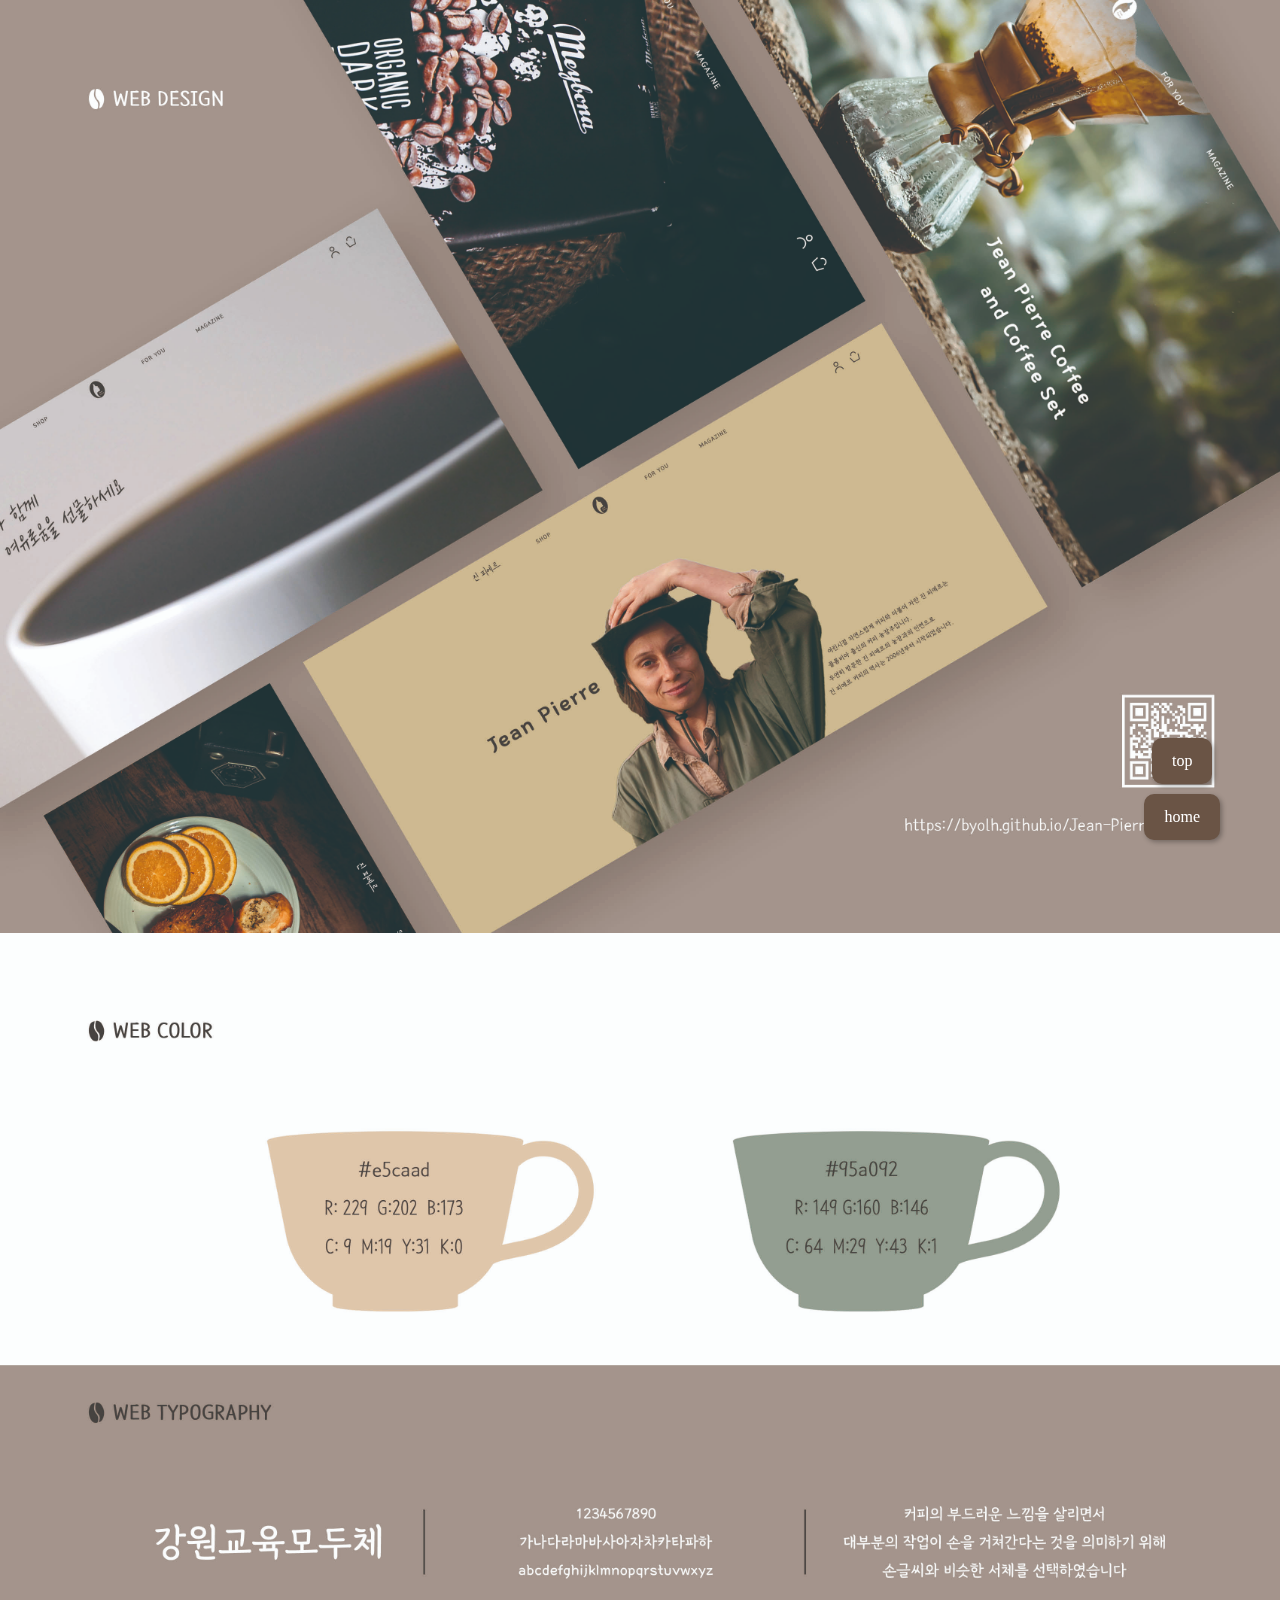
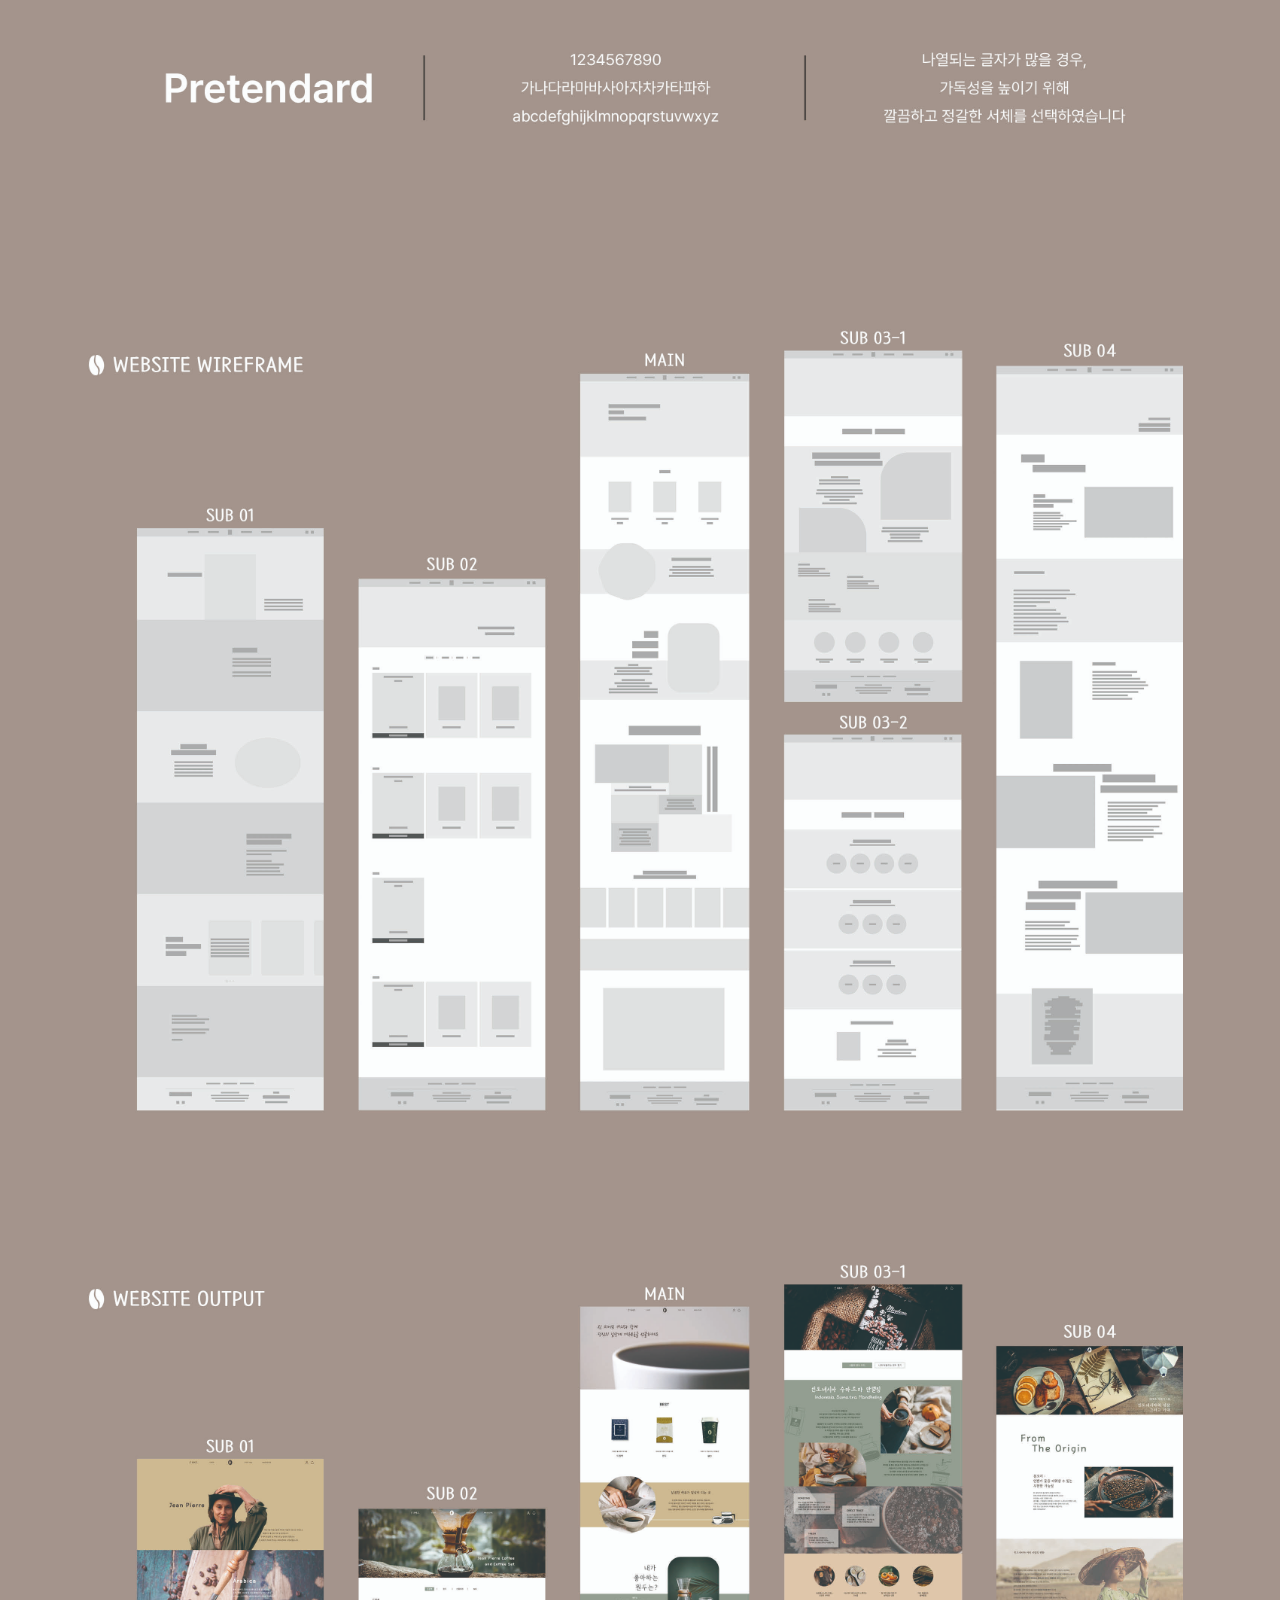
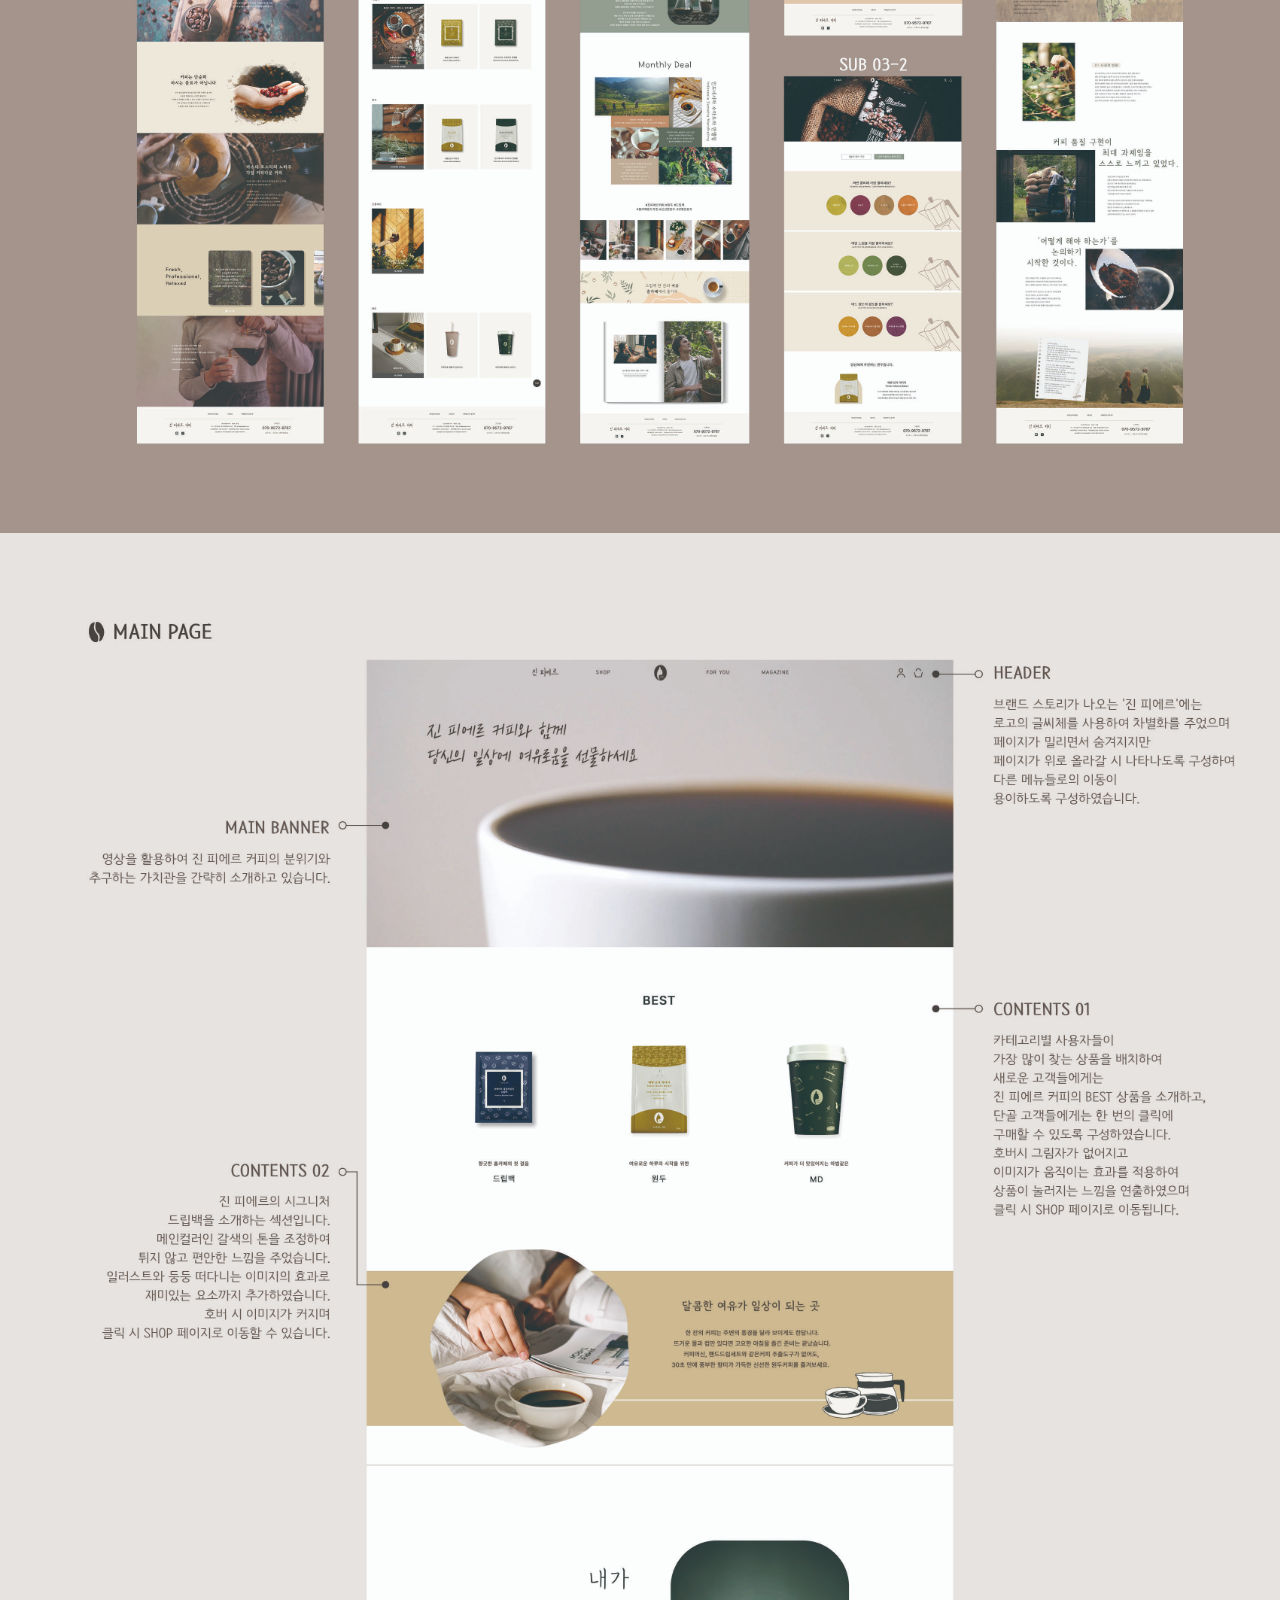
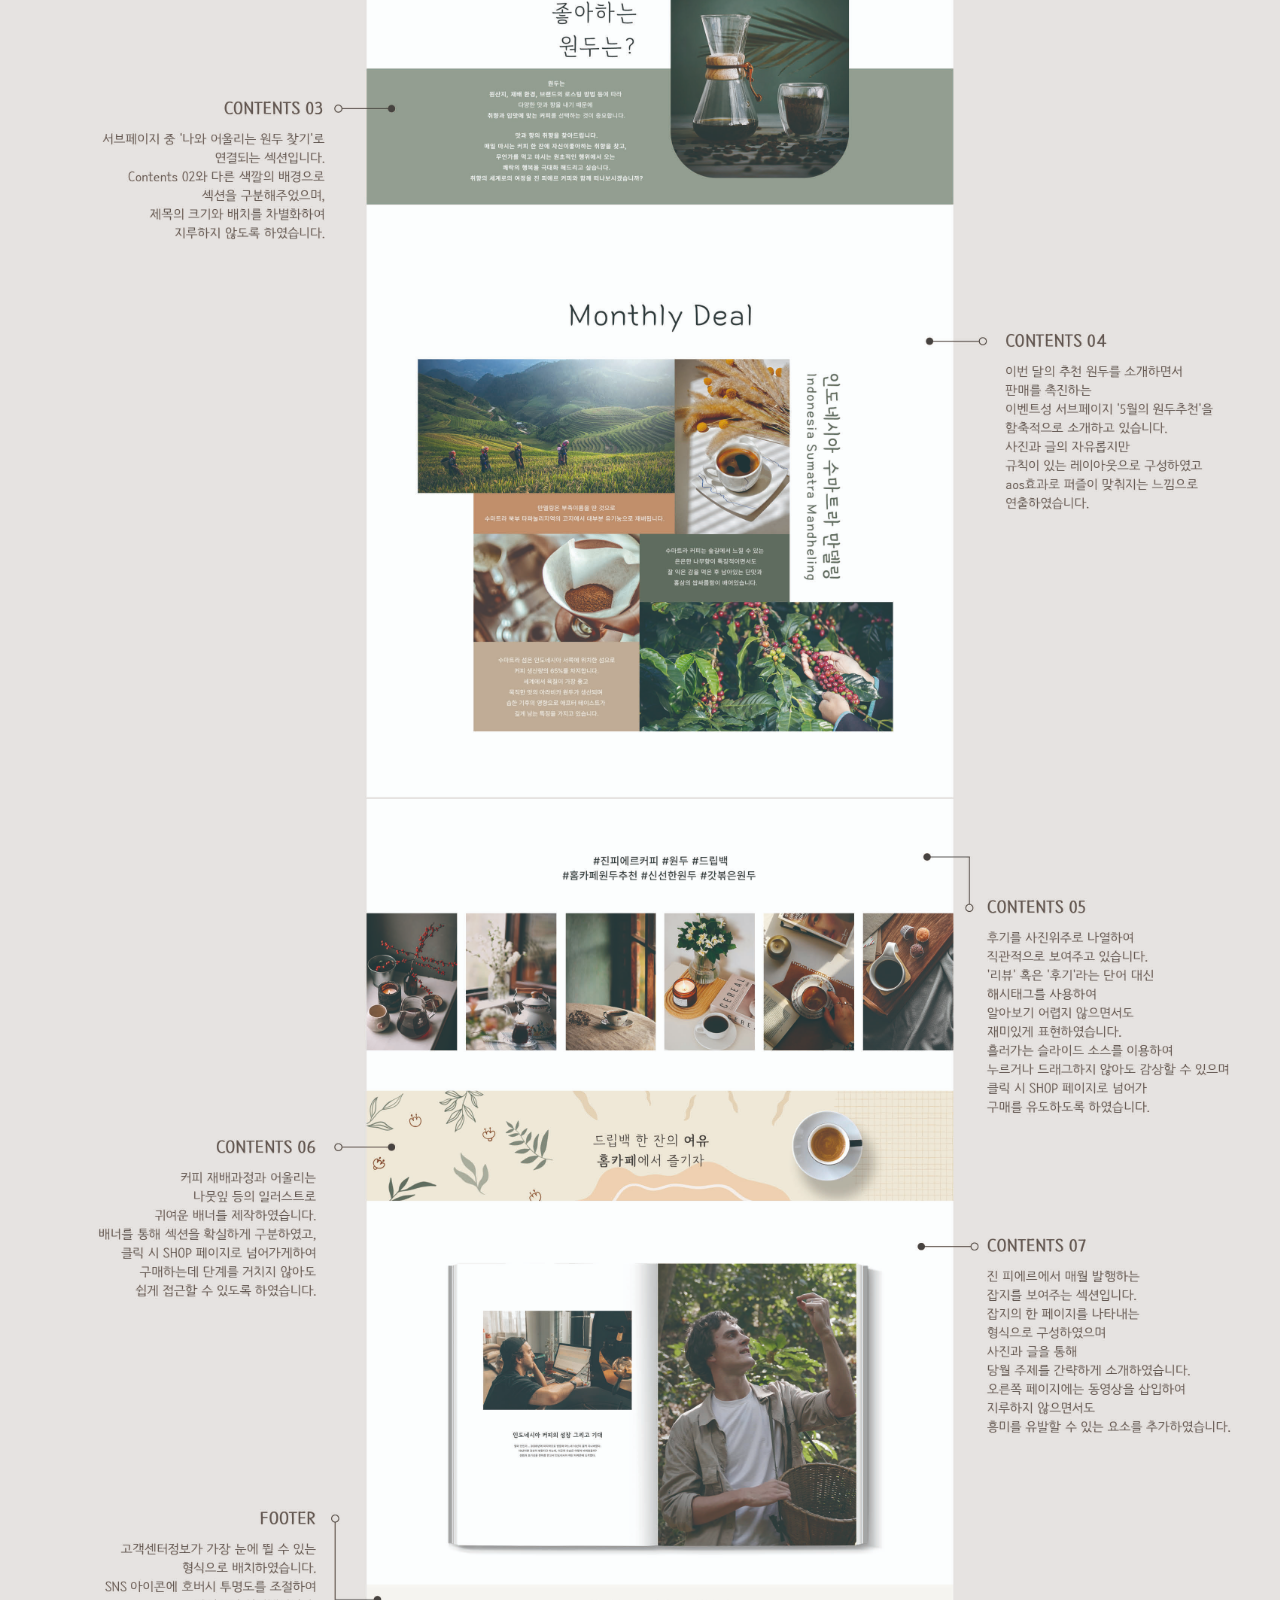
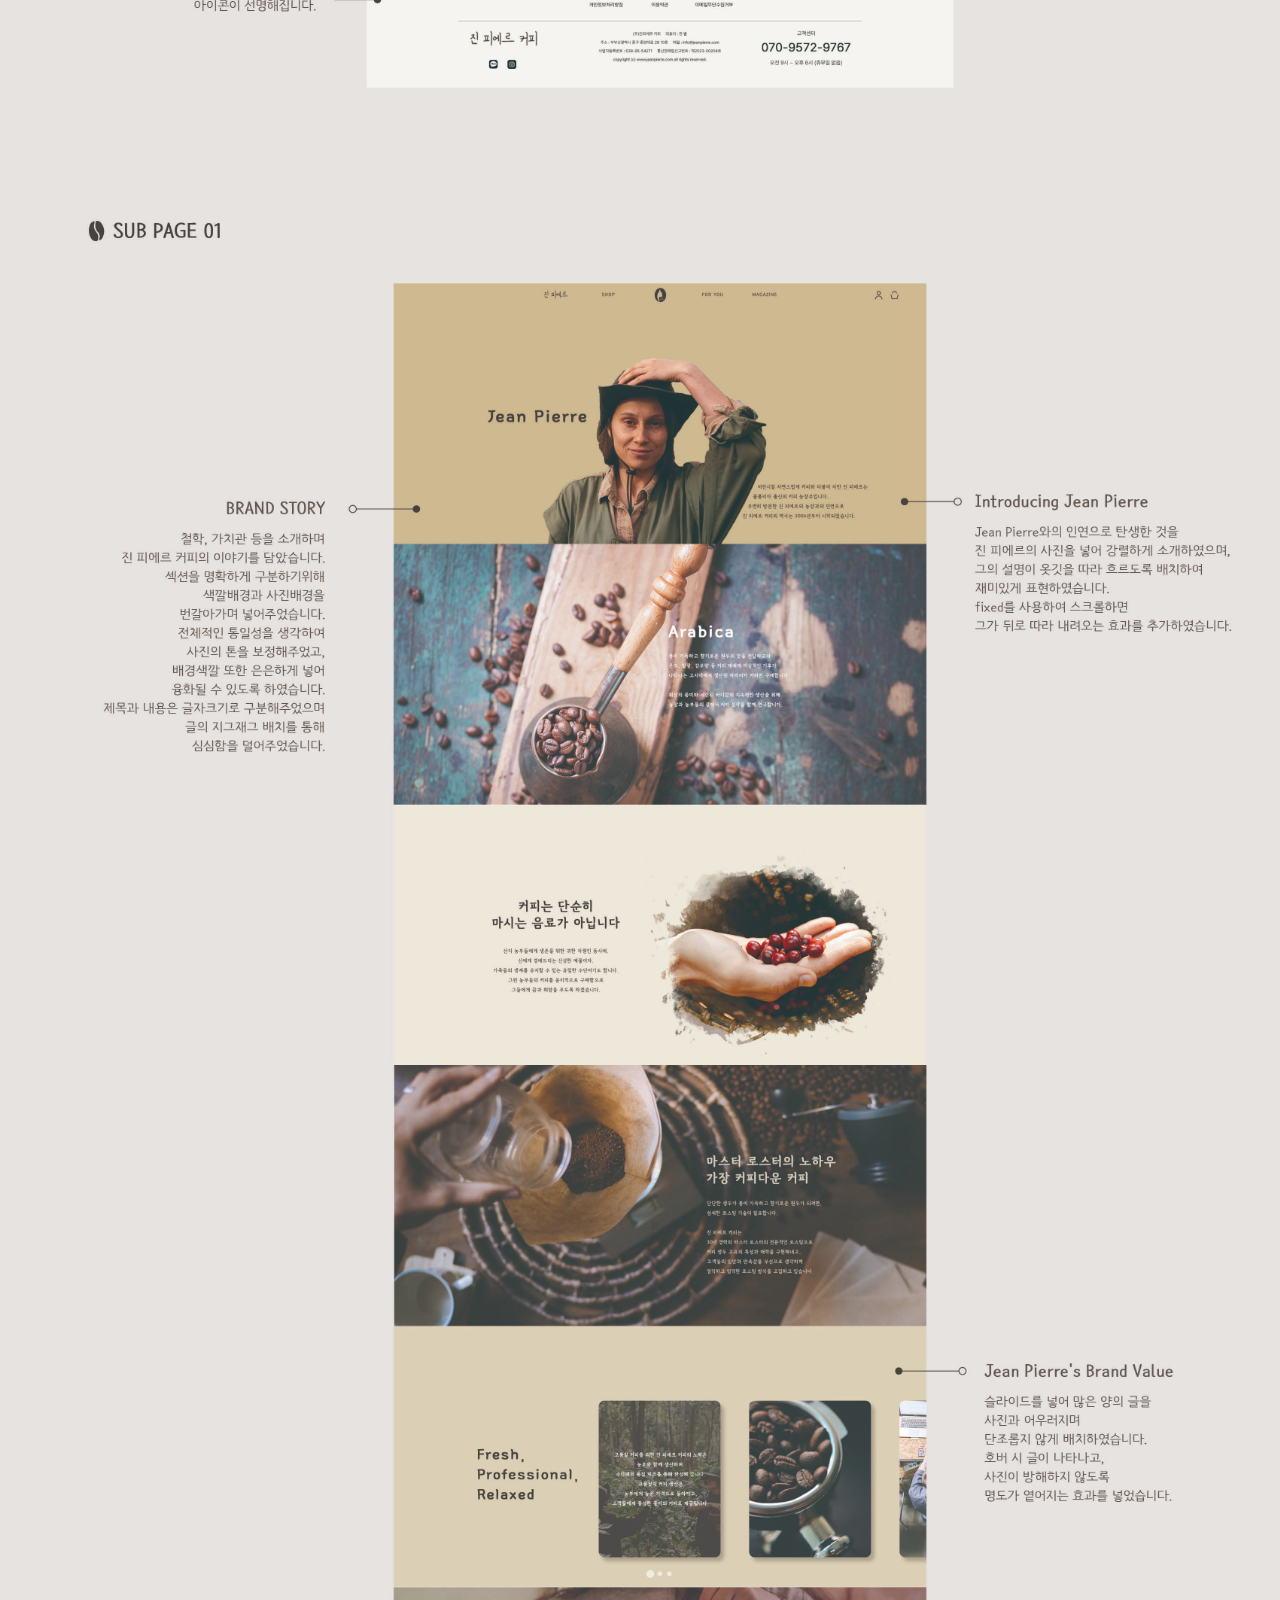
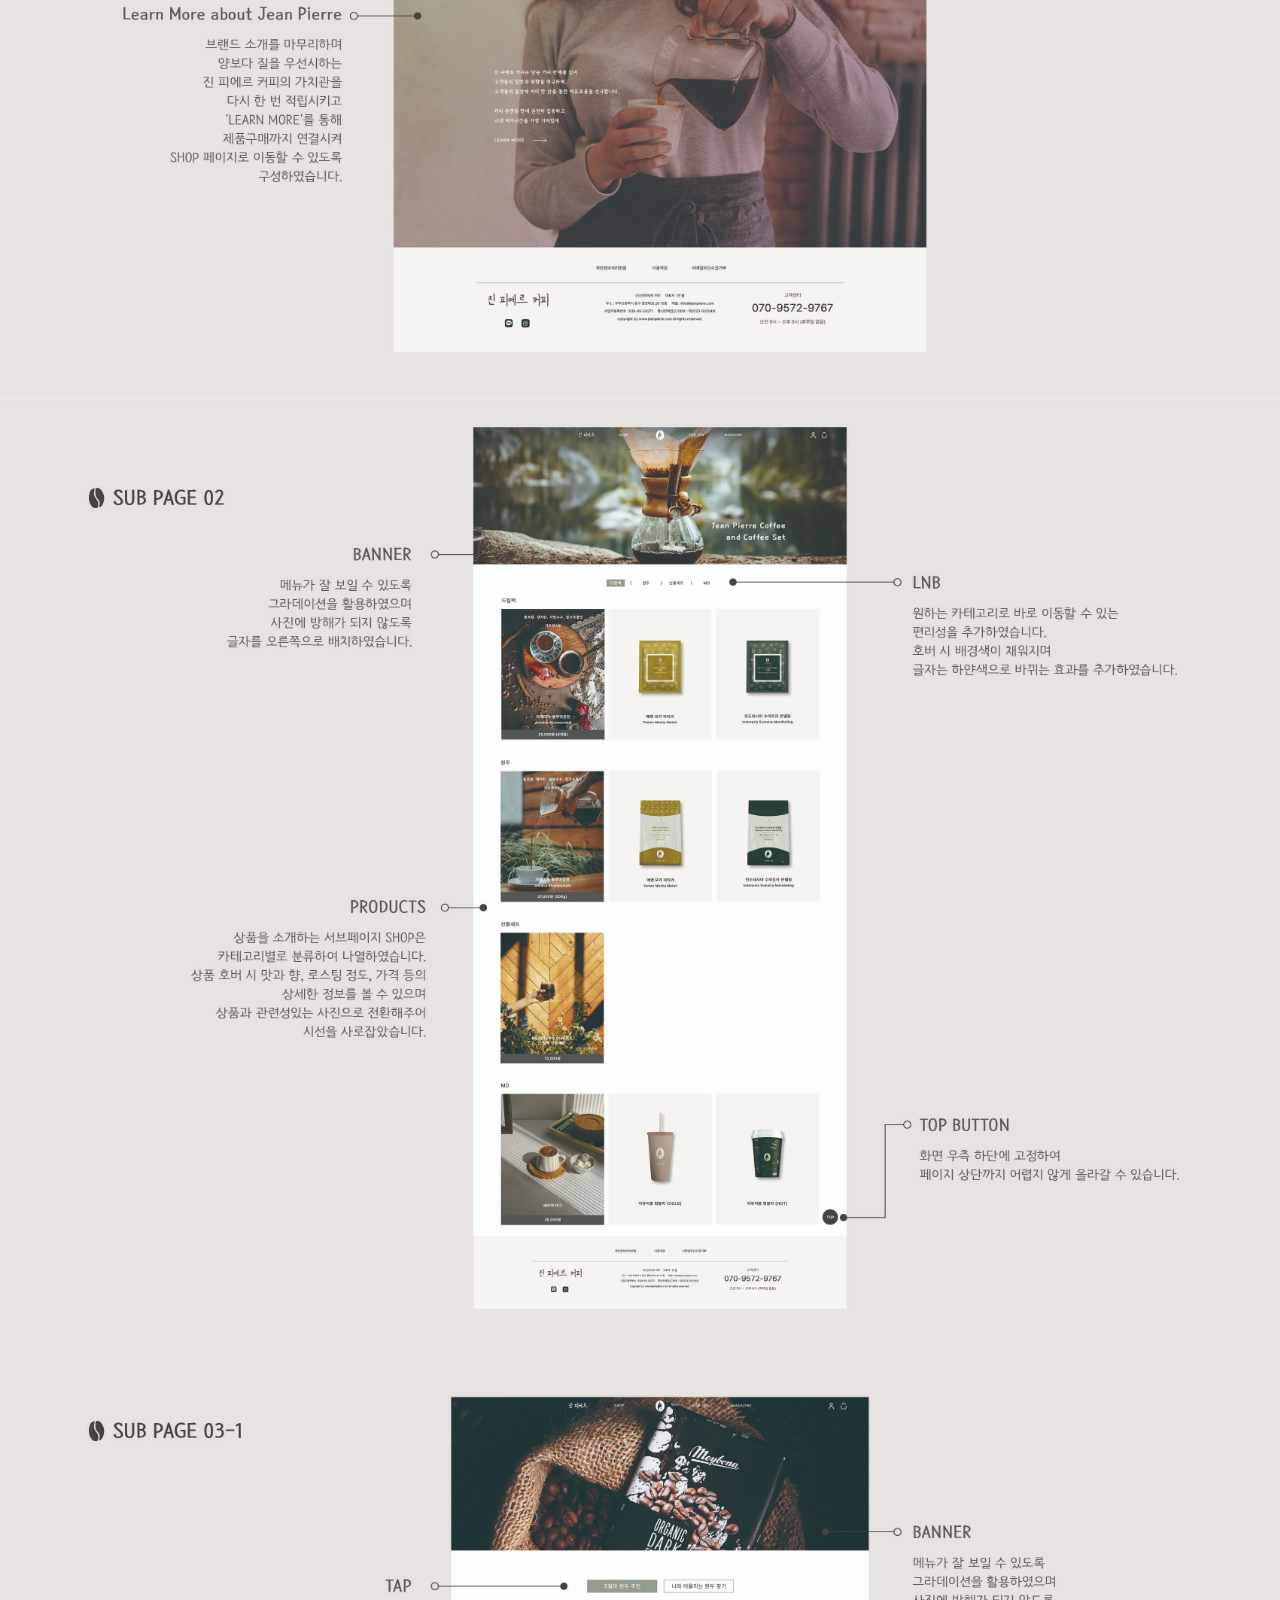
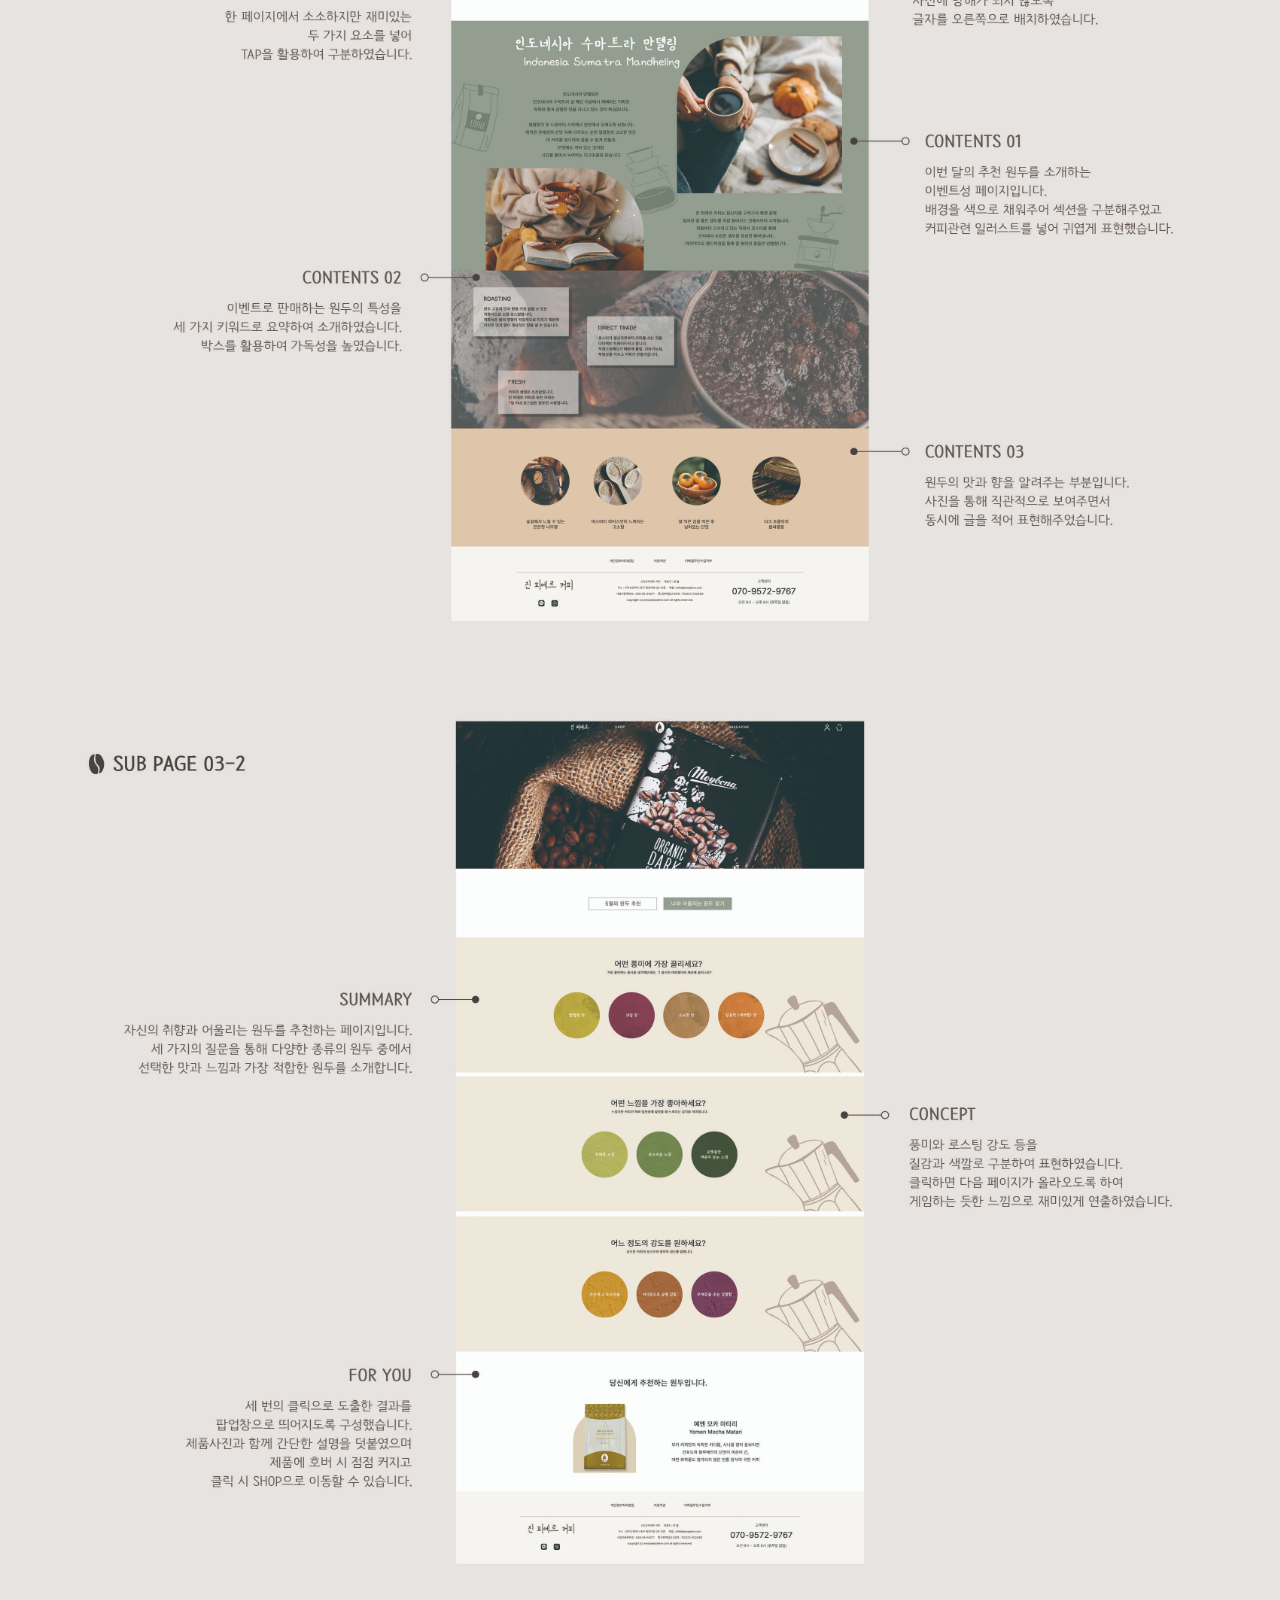
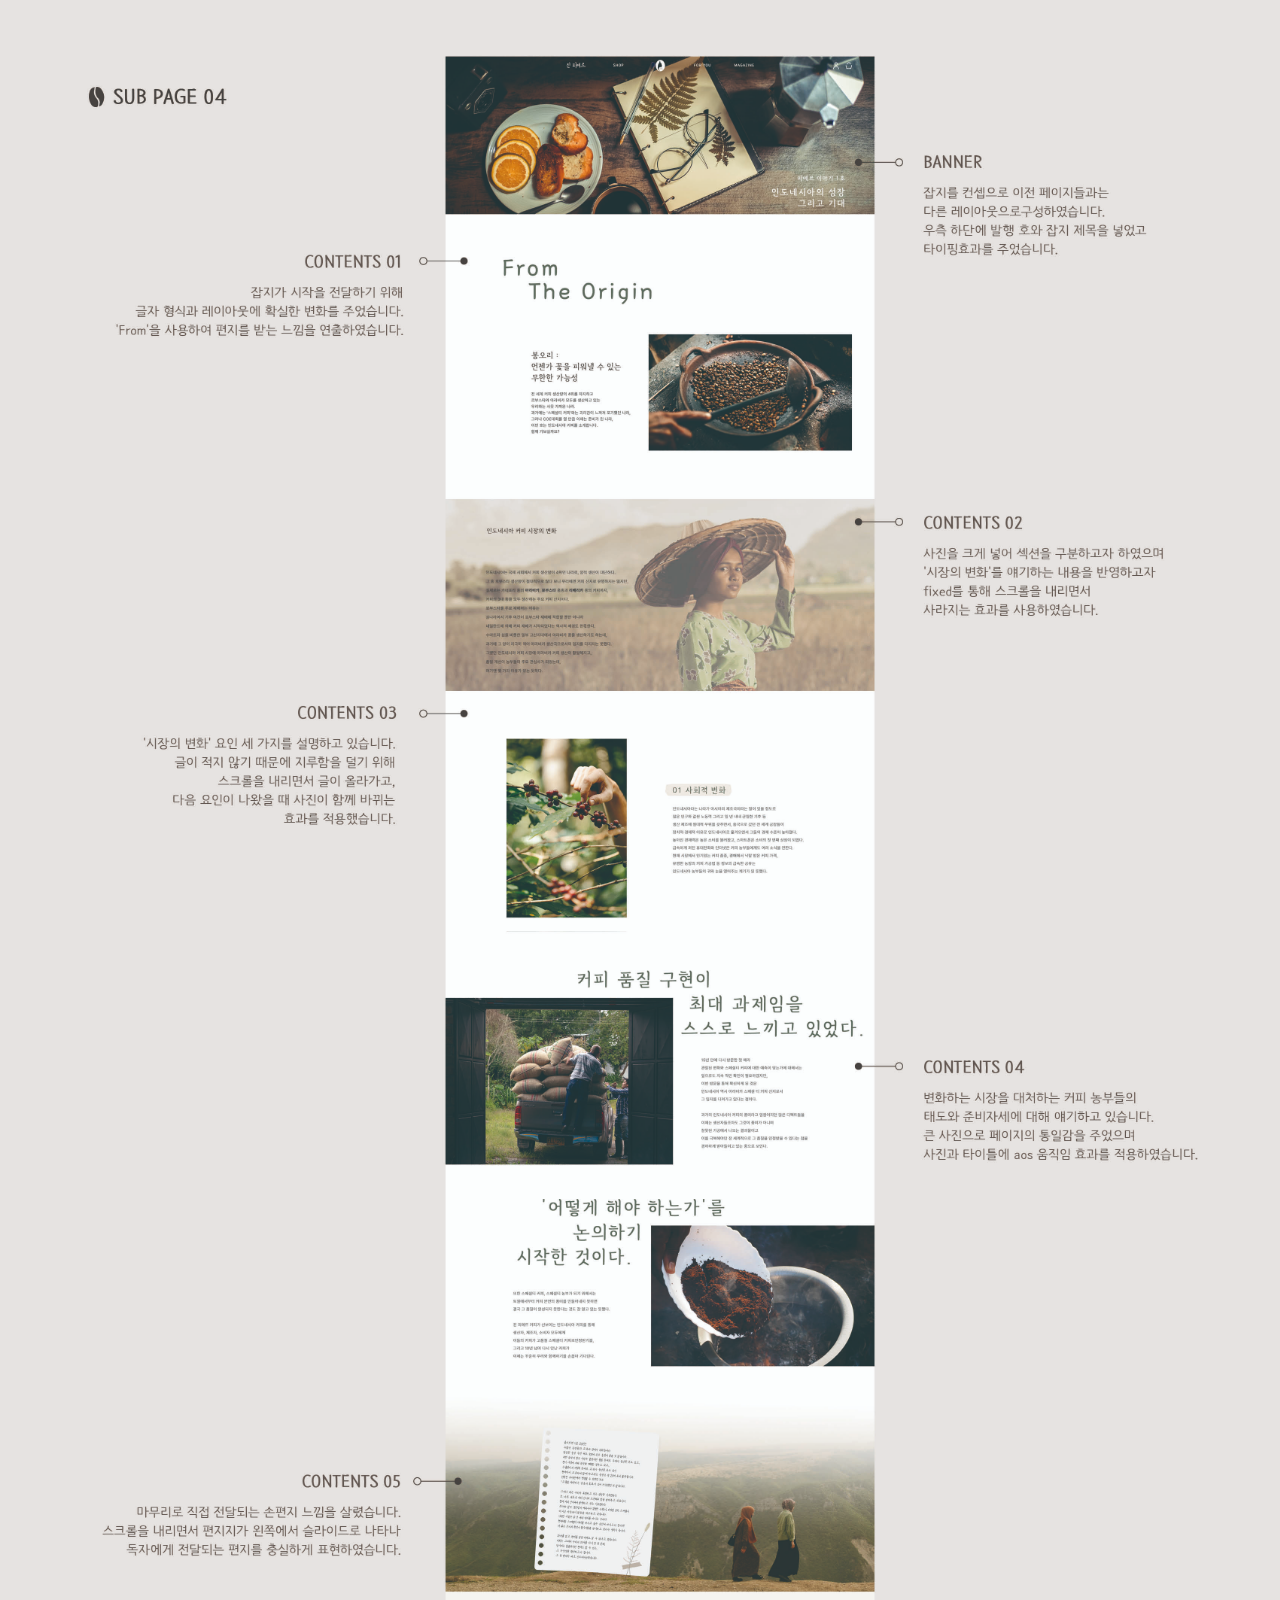
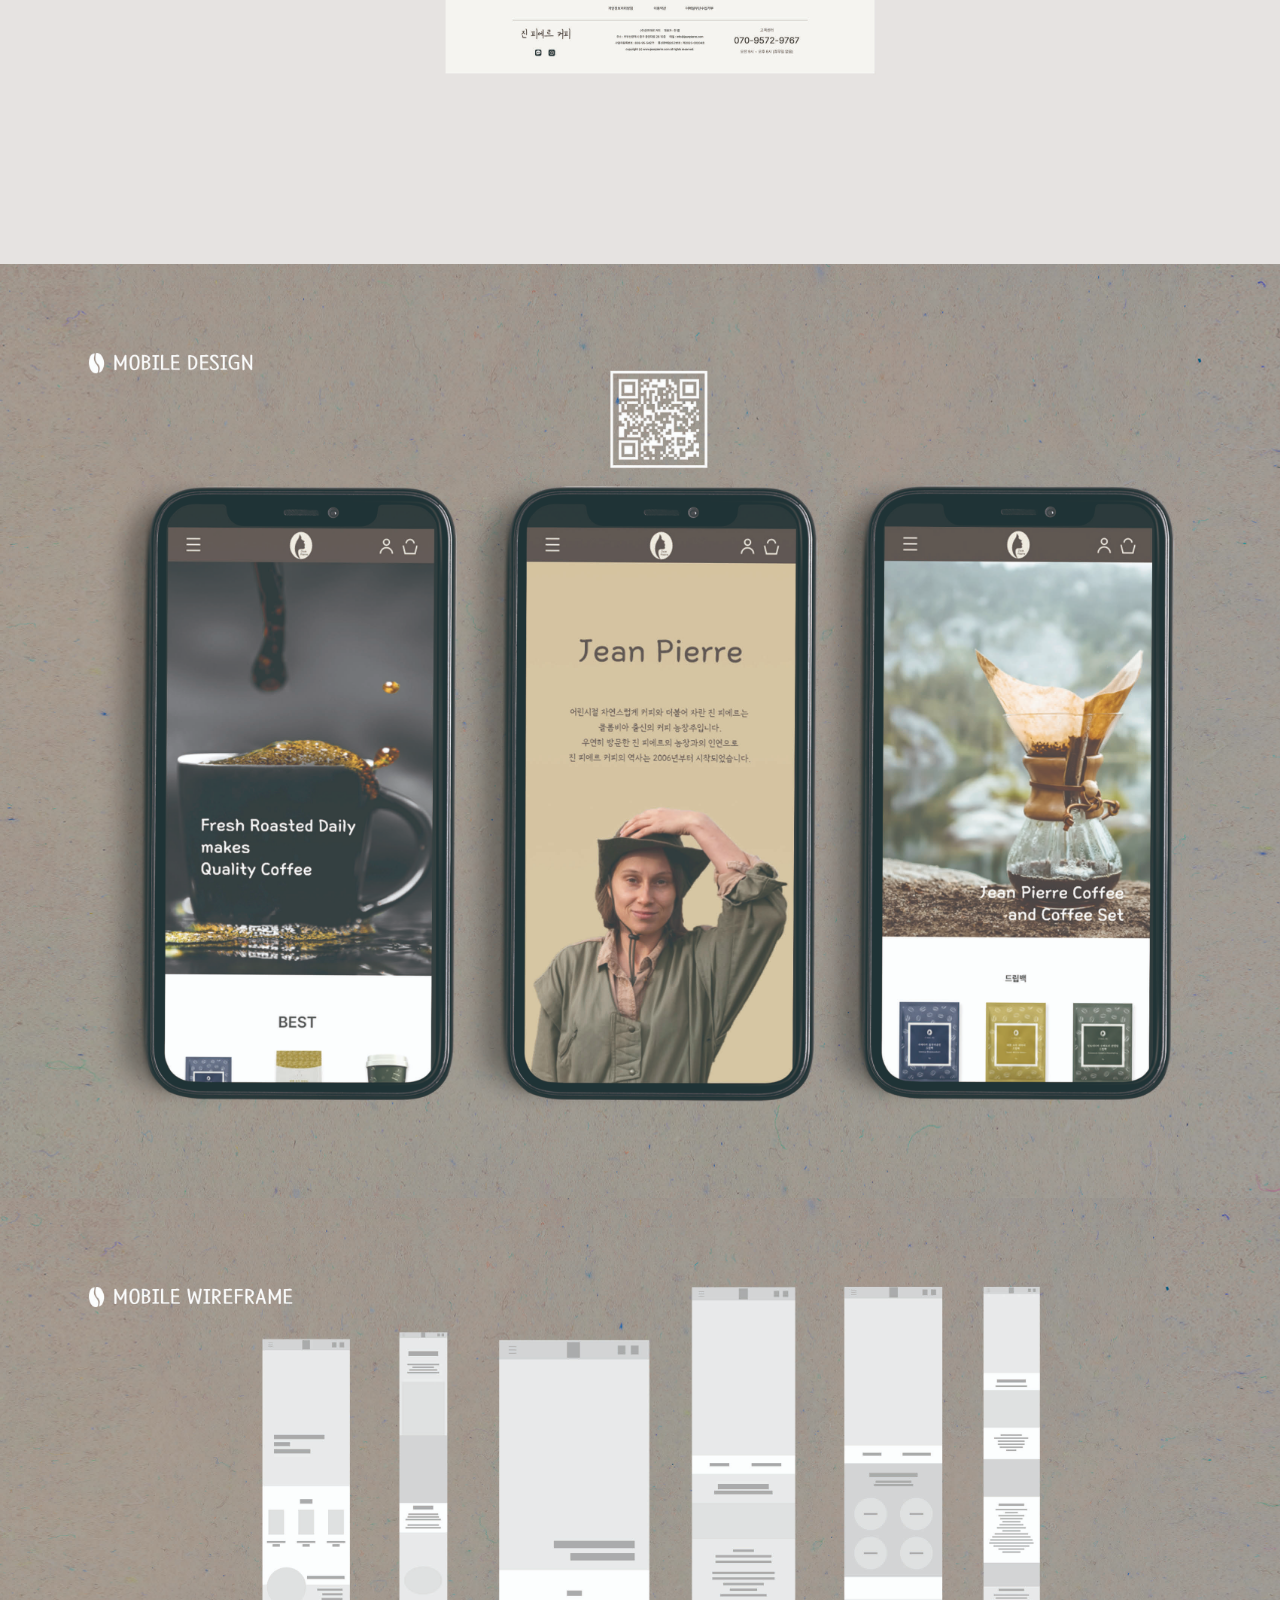
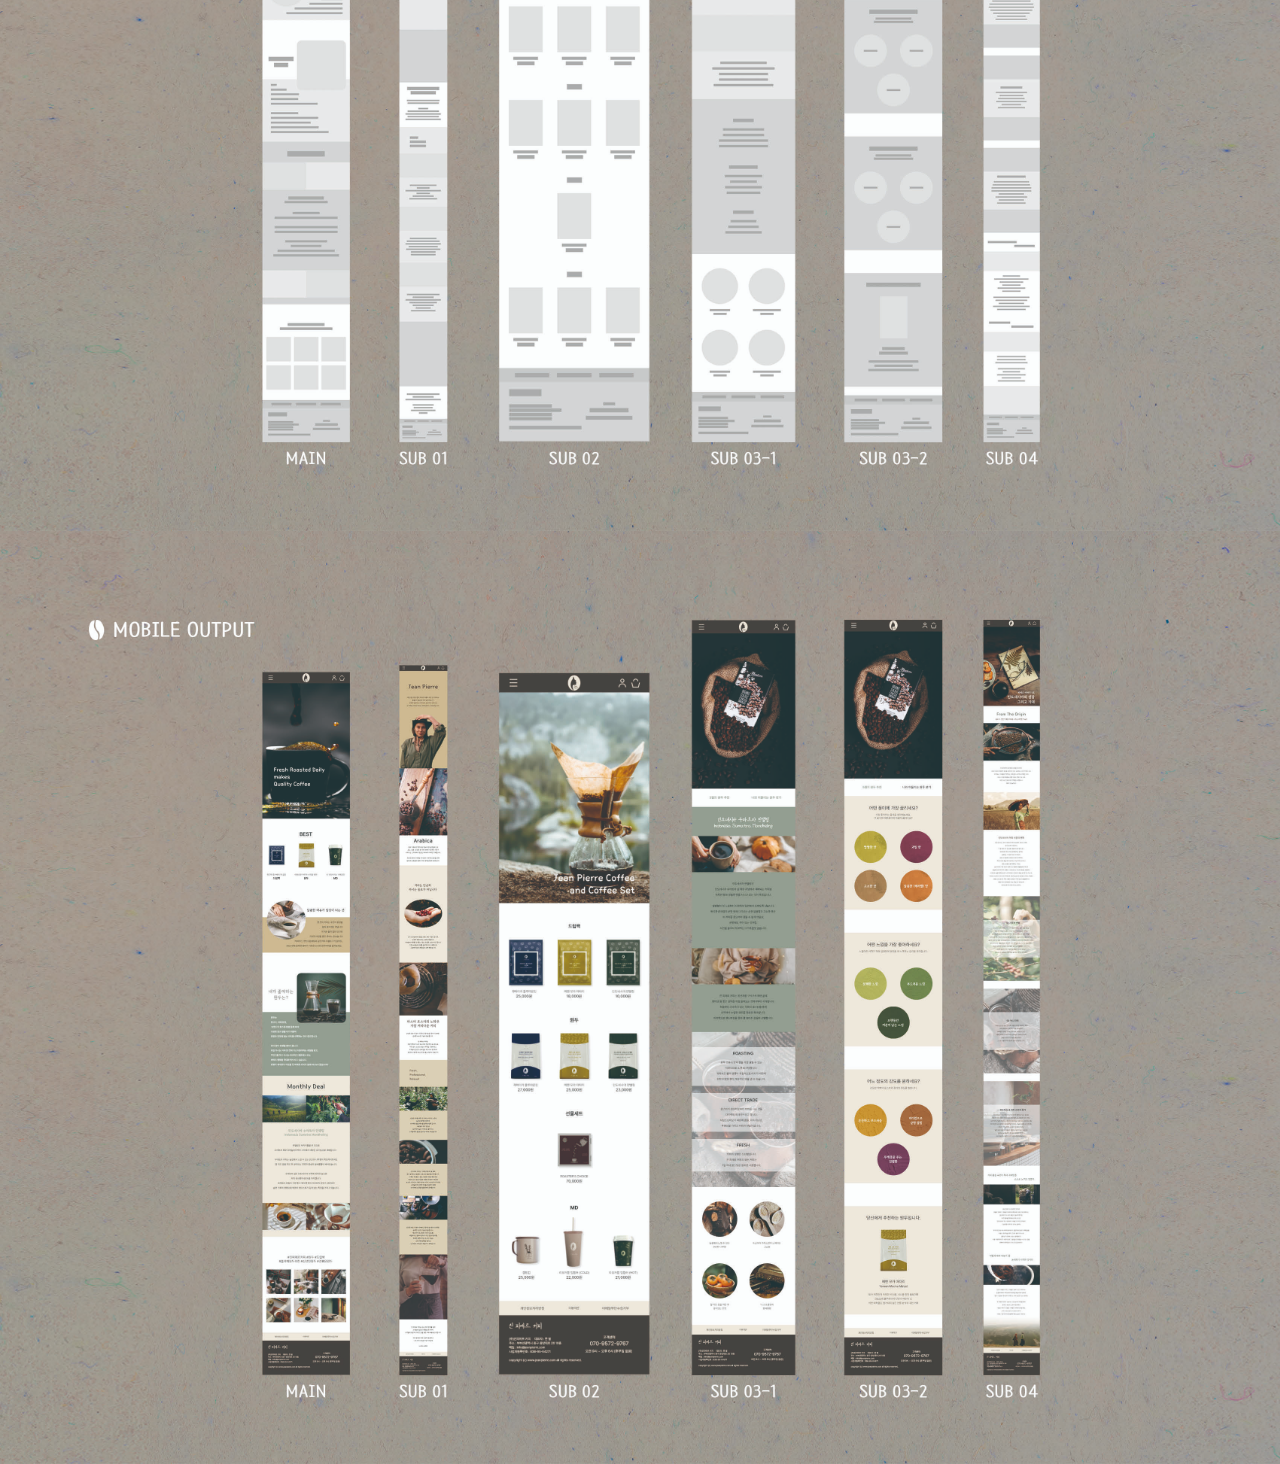
<file: guide/WEB&XD.html>
<!DOCTYPE html>
<html lang="ko">
<head>
    <meta charset="UTF-8">
    <meta http-equiv="X-UA-Compatible" content="IE=edge">
    <meta name="viewport" content="width=1400">
    <title>진 피에르 커피 WEB & XD</title>
    <link rel="stylesheet" href="./guide.css">
</head>
<body>
    <div class="brand1">
        <img src="./img_WEB&XD/web&xd.jpg" alt="WEB DESIGN">
        <img src="./img_WEB&XD/web&xd2.jpg" alt="WEB COLOR & TYPOGRAPHY">
        <img src="./img_WEB&XD/web&xd3.jpg" alt="WEB WIREFRAME">
        <img src="./img_WEB&XD/web&xd4.jpg" alt="WEB OUTPUT">
        <img src="./img_WEB&XD/web&xd5.jpg" alt="MAIN PAGE">
        <img src="./img_WEB&XD/web&xd6.jpg" alt="MAIN PAGE2">
        <img src="./img_WEB&XD/web&xd7.jpg" alt="MAIN PAGE3">
        <img src="./img_WEB&XD/web&xd8.jpg" alt="SUB PAGE01">
        <img src="./img_WEB&XD/web&xd9.jpg" alt="SUB PAGE01-2">
        <img src="./img_WEB&XD/web&xd10.jpg" alt="SUB PAGE02">
        <img src="./img_WEB&XD/web&xd11.jpg" alt="SUB PAGE03-1">
        <img src="./img_WEB&XD/web&xd12.jpg" alt="SUB PAGE03-2">
        <img src="./img_WEB&XD/web&xd13.jpg" alt="SUB PAGE04">
        <img src="./img_WEB&XD/web&xd14.jpg" alt="SUB PAGE04-2">
        <img src="./img_WEB&XD/web&xd15.jpg" alt="MOBILE DESIGN">
        <img src="./img_WEB&XD/web&xd16.jpg" alt="MOBILE WIREFRAME">
        <img src="./img_WEB&XD/web&xd17.jpg" alt="MOBILE OUTPUT">
              

        <!-- 버튼 -->
        <ul class="btn_1">
			<li><a href="#">top</a><li>
			<li><a href="../index.html#projects">home</a><li>
		</ul>
    </div>
</body>
</html>
</file>
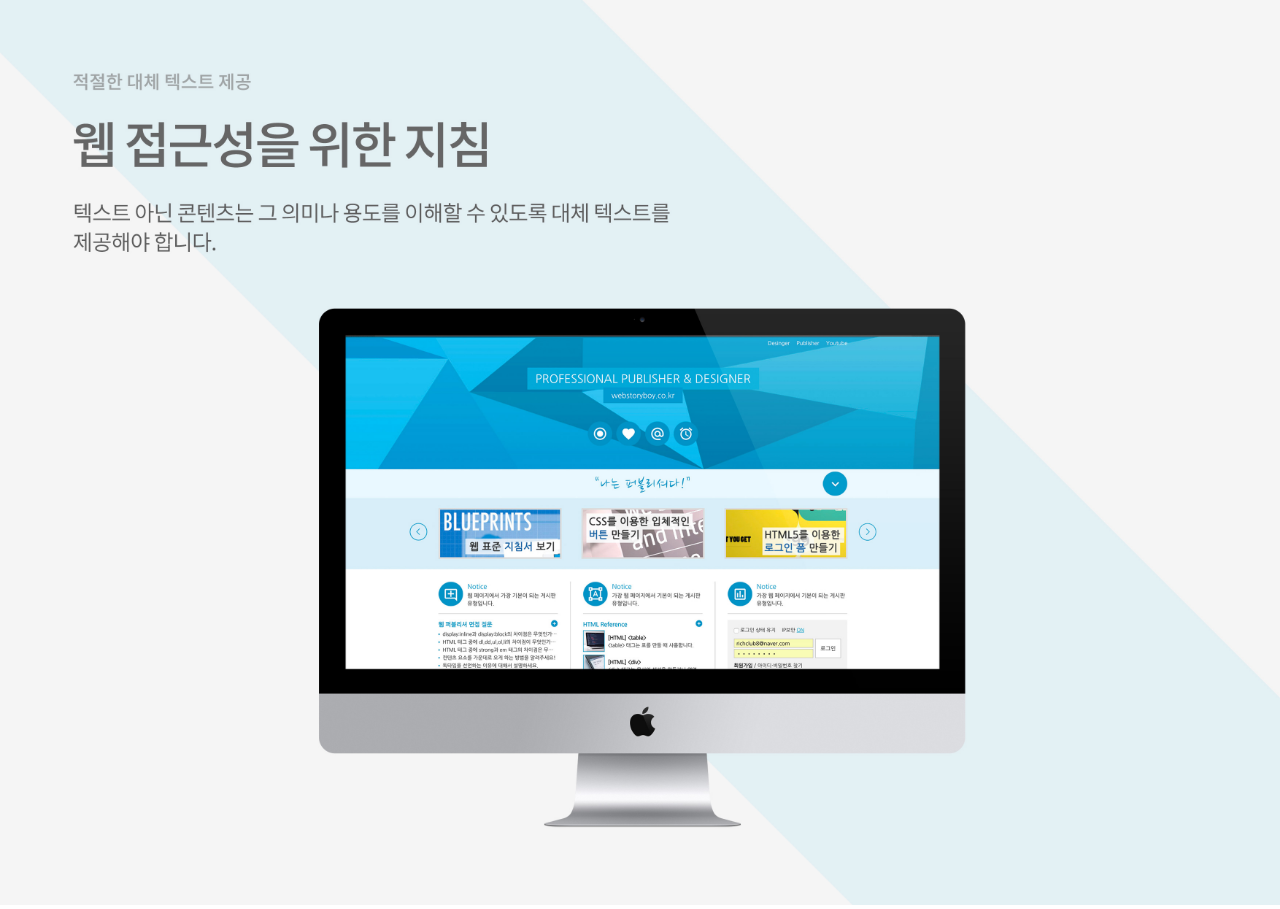
<file: Sites/Web Standard Site/popup.html>
<!DOCTYPE html>
<html lang="en">
  <head>
    <meta charset="UTF-8" />
    <meta http-equiv="X-UA-Compatible" content="IE=edge" />
    <meta name="viewport" content="width=device-width, initial-scale=1.0" />
    <meta name="description" content="웹 표준을 준수한 사이트 예제입니다." />
    <meta name="keyword" content="웹표준, 웹접근성, 사이트 만들기" />
    <title>Web Standard Site</title>
    <style>
      * {
        margin: 0;
        padding: 0;
      }
      img {
        width: 100%;
      }
    </style>
  </head>
  <body>
    <div>
      <img src="img/webstandard2.jpg" alt="웹 접근성을 위한 지침 이미지" />
    </div>
  </body>
</html>
</file>
<file: JSProjects/guessmynumber/style.css>
@import url('https://fonts.googleapis.com/css?family=Press+Start+2P&display=swap');

* {
  margin: 0;
  padding: 0;
  box-sizing: inherit;
}

html {
  font-size: 62.5%;
  box-sizing: border-box;
}

body {
  font-family: 'Press Start 2P', sans-serif;
  color: #eee;
  background-color: #222;
  /* background-color: #60b347; */
}

/* LAYOUT */
header {
  position: relative;
  height: 35vh;
  border-bottom: 7px solid #eee;
}

main {
  height: 65vh;
  color: #eee;
  display: flex;
  align-items: center;
  justify-content: space-around;
}

.left {
  width: 52rem;
  display: flex;
  flex-direction: column;
  align-items: center;
}

.right {
  width: 52rem;
  font-size: 2rem;
}

/* ELEMENTS STYLE */
h1 {
  font-size: 4rem;
  text-align: center;
  position: absolute;
  width: 100%;
  top: 52%;
  left: 50%;
  transform: translate(-50%, -50%);
}

.number {
  background: #eee;
  color: #333;
  font-size: 6rem;
  width: 15rem;
  padding: 3rem 0rem;
  text-align: center;
  position: absolute;
  bottom: 0;
  left: 50%;
  transform: translate(-50%, 50%);
}

.between {
  font-size: 1.4rem;
  position: absolute;
  top: 2rem;
  right: 2rem;
}

.again {
  position: absolute;
  top: 2rem;
  left: 2rem;
}

.guess {
  background: none;
  border: 4px solid #eee;
  font-family: inherit;
  color: inherit;
  font-size: 5rem;
  padding: 2.5rem;
  width: 25rem;
  text-align: center;
  display: block;
  margin-bottom: 3rem;
}

.btn {
  border: none;
  background-color: #eee;
  color: #222;
  font-size: 2rem;
  font-family: inherit;
  padding: 2rem 3rem;
  cursor: pointer;
}

.btn:hover {
  background-color: #ccc;
}

.message {
  margin-bottom: 8rem;
  height: 3rem;
}

.label-score {
  margin-bottom: 2rem;
}
</file>
<file: JSProjects/piggame/style.css>
@import url('https://fonts.googleapis.com/css2?family=Nunito&display=swap');

* {
  margin: 0;
  padding: 0;
  box-sizing: inherit;
}

html {
  font-size: 62.5%;
  box-sizing: border-box;
}

body {
  font-family: 'Nunito', sans-serif;
  font-weight: 400;
  height: 100vh;
  color: #333;
  background-image: linear-gradient(to top left, #753682 0%, #bf2e34 100%);
  display: flex;
  align-items: center;
  justify-content: center;
}

/* LAYOUT */
main {
  position: relative;
  width: 100rem;
  height: 60rem;
  background-color: rgba(255, 255, 255, 0.35);
  backdrop-filter: blur(200px);
  filter: blur();
  box-shadow: 0 3rem 5rem rgba(0, 0, 0, 0.25);
  border-radius: 9px;
  overflow: hidden;
  display: flex;
}

.player {
  flex: 50%;
  padding: 9rem;
  display: flex;
  flex-direction: column;
  align-items: center;
  transition: all 0.75s;
}

/* ELEMENTS */
.name {
  position: relative;
  font-size: 4rem;
  text-transform: uppercase;
  letter-spacing: 1px;
  word-spacing: 2px;
  font-weight: 300;
  margin-bottom: 1rem;
}

.score {
  font-size: 8rem;
  font-weight: 300;
  color: #c7365f;
  margin-bottom: auto;
}

.player--active {
  background-color: rgba(255, 255, 255, 0.4);
}
.player--active .name {
  font-weight: 700;
}
.player--active .score {
  font-weight: 400;
}

.player--active .current {
  opacity: 1;
}

.current {
  background-color: #c7365f;
  opacity: 0.8;
  border-radius: 9px;
  color: #fff;
  width: 65%;
  padding: 2rem;
  text-align: center;
  transition: all 0.75s;
}

.current-label {
  text-transform: uppercase;
  margin-bottom: 1rem;
  font-size: 1.7rem;
  color: #ddd;
}

.current-score {
  font-size: 3.5rem;
}

/* ABSOLUTE POSITIONED ELEMENTS */
.btn {
  position: absolute;
  left: 50%;
  transform: translateX(-50%);
  color: #444;
  background: none;
  border: none;
  font-family: inherit;
  font-size: 1.8rem;
  text-transform: uppercase;
  cursor: pointer;
  font-weight: 400;
  transition: all 0.2s;

  background-color: white;
  background-color: rgba(255, 255, 255, 0.6);
  backdrop-filter: blur(10px);

  padding: 0.7rem 2.5rem;
  border-radius: 50rem;
  box-shadow: 0 1.75rem 3.5rem rgba(0, 0, 0, 0.1);
}

.btn::first-letter {
  font-size: 2.4rem;
  display: inline-block;
  margin-right: 0.7rem;
}

.btn--new {
  top: 4rem;
}
.btn--roll {
  top: 39.3rem;
}
.btn--hold {
  top: 46.1rem;
}

.btn:active {
  transform: translate(-50%, 3px);
  box-shadow: 0 1rem 2rem rgba(0, 0, 0, 0.15);
}

.btn:focus {
  outline: none;
}

.dice {
  position: absolute;
  left: 50%;
  top: 16.5rem;
  transform: translateX(-50%);
  height: 10rem;
  box-shadow: 0 2rem 5rem rgba(0, 0, 0, 0.2);
}

.player--winner {
  background-color: #2f2f2f;
}

.player--winner .name {
  font-weight: 700;
  color: #c7365f;
}

/* classes for Js */
.hidden {
  display: none;
}
</file>
<file: Sites/Web Standard Site/css/style.css>
@charset "utf-8";

/* 스킵 네비게이션 */
#skip {
  position: relative;
}

#skip a {
  position: absolute;
  left: 0;
  top: -35px;
  border: 1px solid #fff;
  color: #fff;
  background: #333;
  line-height: 30px;
  width: 160px;
  text-align: center;
}

#skip a:active,
#skip a:focus {
  top: 0;
}

/* 레이아웃 */
/* #wrap {
} */

header {
  height: 325px;
  background: url(../img/header_bg.jpg) center top repeat-x;
}

/* #contents {
} */

footer {
  border-top: 1px solid #eee;
}

/* 컨텐츠 레이아웃 */
nav {
  background-color: #f6fdff;
  display: none;
}
aside {
  background-color: #eaf7fd;
}
#cont_ban {
  background-color: #dceff7;
}
section {
  background-color: #f6fdff;
}

/* 컨테이너 */
.container {
  width: 990px;
  margin: 0 auto;
  height: inherit;
  /* background: rgb(255, 255, 255, 0.3); */
}

/* 헤더 */

.header .header_menu {
  text-align: right;
}
.header .header_menu a {
  color: #fff;
  padding: 10px 0px 10px 13px;
  display: inline-block;
}
.header .header_menu a:hover {
  color: #666;
}
.header .header-tit {
  text-align: center;
}
.header .header-tit h1 {
  display: inline-block;
  background-color: #4aa8d4;
  font-size: 28px;
  padding: 8px 20px 6px;
  color: #fff;
  margin-top: 40px;
  text-transform: uppercase;
}
.header .header-tit a {
  display: inline-block;
  background-color: #2698cb;
  font-size: 18px;
  color: #fff;
  padding: 5px 20px 6px;
  margin-top: -5px;
}

.header .header-icon {
  text-align: center;
  margin-top: 30px;
}

.header .header-icon a {
  width: 60px;
  height: 60px;
  display: inline-block;
  background: url(../img/icon.png);
  margin: 0 3px;
}

.header .header-icon a.icon1 {
  background-position: 0 0;
}

.header .header-icon a.icon2 {
  background-position: 0 -60px;
}

.header .header-icon a.icon3 {
  background-position: 0 -120px;
}

.header .header-icon a.icon4 {
  background-position: 0 -180px;
}

.header .header-icon a.icon1:hover {
  background-position: -60px 0;
}

.header .header-icon a.icon2:hover {
  background-position: -60px -60px;
}

.header .header-icon a.icon3:hover {
  background-position: -60px -120px;
}

.header .header-icon a.icon4:hover {
  background-position: -60px -180px;
}

/* float: left로 인한 영역깨짐 (height:0) 방지법 
1. 깨지는 영역에 똑같이 float: left를 사용한다.(X) --> 모든 박스에 float:left를 사용하게 됩니다.
2. float이 성질을 차단하는 clear:both;를 사용한다(X) --> 어떤 영역이 깨졌는 지 찾기 어려움
3. float을 사용한 상위 박스한테 overflow:hidden을 사용한다. (0) --> 현재는 제일 많이 사용, 2단메뉴에는 사용불가
4. clearfix를 사용합니다. (0) - 반응형 */

/* 전체메뉴 */
.nav {
  overflow: hidden;
  padding: 30px 0;
}
.nav > div {
  float: left;
  width: 40%;
}

/* ie9부터 사용 가능 */
.nav > div:last-child {
  width: 20%;
}

/* ie8에 쓰려면
.nav > div.last {
  width: 20%;
}
 */
.nav > div h3 {
  font-size: 18px;
  color: #25a2d0;
  margin-bottom: 4px;
}

.nav > div ul {
  overflow: hidden;
}
.nav > div ul li {
  float: left;
  width: 50%;
}

.nav > div.last ul li {
  width: 100%;
}

.nav > div ul li a:hover {
  text-decoration: underline;
}

/* 타이틀 */
.tit {
  position: relative;
}
.tit h2 {
  font-family: "Nanum Brush Script", cursive;
  font-size: 40px;
  color: #2c94c4;
  text-align: center;
  padding: 5px 0;
  letter-spacing: 2px;
}
.tit .btn {
  position: absolute;
  top: 5px;
  right: 0;
  width: 60px;
  height: 60px;
  background: url(../img/icon.png) no-repeat 0 -600px;
}

.tit .btn:hover {
  background: url(../img/icon.png) no-repeat -60px -600px;
}

.tit .btn.on {
  background-position: 0 -660px;
}
.tit .btn.on:hover {
  background-position: -60px -660px;
}

/* 배너 */
/*
.ban {
  position: relative;
  padding: 24px 0 20px;
}

.ban > a {
  position: absolute;
  top: 60px;
  width: 43px;
  height: 43px;
}
.ban a.prev {
  left: -80px;
  background: url(../img/icon.png) no-repeat -150px 0;
}
.ban a.next {
  right: -80px;
  background: url(../img/icon.png) no-repeat -150px -43px;
}
.ban a.prev:hover {
  background: url(../img/icon.png) no-repeat -193px 0px;
}
.ban a.next:hover {
  background: url(../img/icon.png) no-repeat -193px -43px;
}

.ban ul {
  overflow: hidden;
}
.ban ul li {
  float: left;
  width: 330px;
}

/* ie9 부터 적용 */
/*.ban ul li:nth-child(2) {
  text-align: center;
}

.ban ul li:last-child {
  text-align: right;
}

.ban ul li img {
  border: 4px solid #dcdcdc;
}

.ban ul li img:hover {
  border-color: #98bcdc;
}

/* ie9 이전에 적용시키기 
.ban ul .ban_img1 {
  text-align: left;
}
.ban ul .ban_img2 {
  text-align: center;
}
.ban ul .ban_img3 {
  text-align: right;
} */

/* 슬릭 배너 */
.ban {
  position: relative;
  padding: 24px 0 40px;
}

.ban .slick-prev {
  position: absolute;
  top: 80px;
  width: 43px;
  height: 43px;
  left: -80px;
  cursor: pointer;
  background: url(../img/icon.png) no-repeat -150px 0;
  text-indent: -9999px;
}
.ban .slick-next {
  position: absolute;
  top: 80px;
  width: 43px;
  height: 43px;
  right: -80px;
  cursor: pointer;
  background: url(../img/icon.png) no-repeat -150px -43px;
  text-indent: -9999px;
}
.ban .slick-prev:hover {
  background: url(../img/icon.png) no-repeat -193px 0px;
}
.ban .slick-next:hover {
  background: url(../img/icon.png) no-repeat -193px -43px;
}

.ban img {
  border: 4px solid #dcdcdc;
}

.ban img:hover {
  border-color: #98bcdc;
}

.ban .slick-slide {
  margin: 10px;
}

.ban .slick-dots {
  position: absolute;
  bottom: 15px;
  display: block;
  width: 100%;
  text-align: center;
}
.ban .slick-dots li {
  display: inline-block;
  width: 15px;
  height: 15px;
  margin: 5px;
}
.ban .slick-dots li button {
  font-size: 0;
  display: block;
  width: 15px;
  height: 15px;
  cursor: pointer;
  background: #5dbfeb;
  border-radius: 50%;
}

.ban .slick-dots .slick-active button {
  background-color: #2b91c8;
}

/* 컨텐츠 */
.cont {
  overflow: hidden;
  padding-top: 30px;
}
.cont .column {
  float: left;
  width: 289px;
  height: 363px;
  margin: 0 30px 30px 0;
  padding-right: 30px;
  position: relative;
}
.cont .col1 {
  border-right: 1px solid #c8c8c8;
}
.cont .col2 {
  border-right: 1px solid #c8c8c8;
}
.cont .col3 {
  padding-right: 0;
  margin-right: 0;
}
.cont .col4 {
  border-right: 1px solid #c8c8c8;
}
.cont .col5 {
  border-right: 1px solid #c8c8c8;
}
.cont .col6 {
  padding-right: 0;
  margin-right: 0;
}

.cont .column .ico_img {
  display: block;
  width: 60px;
  height: 60px;
  background: url(../img/icon.png) no-repeat;
  position: absolute;
  left: 0;
  top: 0;
}
.cont .column .ico_tit {
  padding-left: 80px;
  font-size: 16px;
  color: #2c94c4;
}
.cont .column .ico_desc {
  padding-left: 80px;
  padding-bottom: 15px;
  border-bottom: 1px solid #d0d0d0;
  margin-bottom: 15px;
}

.cont .col1 .ico_img {
  background-position: 0 -240px;
}

.cont .col2 .ico_img {
  background-position: 0 -300px;
}

.cont .col3 .ico_img {
  background-position: 0 -360px;
}
.cont .col4 .ico_img {
  background-position: 0 -420px;
}
.cont .col5 .ico_img {
  background-position: 0 -480px;
}
.cont .col6 .ico_img {
  background-position: 0 -540px;
}

.cont .col1 .ico_img:hover {
  background-position: -60px -240px;
}

.cont .col2 .ico_img:hover {
  background-position: -60px -300px;
}

.cont .col3 .ico_img:hover {
  background-position: -60px -360px;
}
.cont .col4 .ico_img:hover {
  background-position: -60px -420px;
}
.cont .col5 .ico_img:hover {
  background-position: -60px -480px;
}
.cont .col6 .ico_img:hover {
  background-position: -60px -540px;
}

/* 게시판 */
.notice {
  position: relative;
  padding-bottom: 15px;
}

section h4 {
  font-size: 14px;
  color: #0093bd;
  padding-bottom: 8px;
  font-weight: bold;
}

/* 한 줄 효과 */
.notice ul li {
  overflow: hidden;
  text-overflow: ellipsis;
  white-space: nowrap;
  background: url(../img/dot.gif) no-repeat 0 8px;
  padding-left: 8px;
}
.notice ul li a {
  font-size: 12px;
}

.notice .more,
.notice2 .more {
  position: absolute;
  top: 0;
  right: 0;
  display: block;
  background: url(../img/icon.png) no-repeat -150px -90px;
  width: 17px;
  height: 17px;
}

.notice .more:hover,
.notice2 .more:hover {
  background: url(../img/icon.png) no-repeat -167px -90px;
}

/* 게시판2 */
.notice2 {
  position: relative;
}

.notice2 li {
  overflow: hidden;
  background: url(../img/dot.gif) no-repeat 0 8px;
  padding-left: 8px;
}
.notice2 ul li a {
  font-size: 12px;
  float: left;
  width: 65%;
  overflow: hidden;
  text-overflow: ellipsis;
  white-space: nowrap;
}
.notice2 li span {
  float: right;
  width: 30%;
  text-align: right;
  font-size: 12px;
}

/* 게시판3 */
.notice3 {
  position: relative;
}
.notice3 li {
  position: relative;
  padding: 8px 0 14px 60px;
}
.notice3 li a img {
  width: 50px;
  position: absolute;
  top: 0;
  left: 0;
  border: 1px solid #0093bd;
}
.notice3 li a strong {
  display: block;
}
.notice3 li a span {
  display: block;
  overflow: hidden;
  text-overflow: ellipsis;
  white-space: nowrap;
  font-size: 12px;
}

/* 오버효과 */
.notice_hover ul {
  overflow: hidden;
}
.notice_hover li {
  float: left;
  width: 93px;
  margin-right: 5px;
  text-align: center;
}
.notice_hover li:last-child {
  margin-right: 0;
}
.notice_hover li a span {
  position: relative;
  display: block;
  width: 93px;
  height: 93px;
  line-height: 93px;
}
.notice_hover li a span:hover em {
  visibility: visible;
}
.notice_hover li a span img {
  width: 100%;
}
.notice_hover li a span em {
  position: absolute;
  left: 0;
  top: 0;
  background: rgba(0, 0, 0, 0.7);
  color: #fff;
  width: 100%;
  height: 100%;
  visibility: hidden;
}
.notice_hover li a strong {
  display: block;
  font-size: 12px;
  padding-top: 5px;
}

/* 호버효과2 */
.notice_hover2 ul {
  overflow: hidden;
}
.notice_hover2 li {
  float: left;
  width: 93px;
  text-align: center;
  margin-right: 5px;
}
.notice_hover2 li:last-child {
  margin-right: 0;
}
.notice_hover2 li a span {
  position: relative;
  display: block;
  width: 93px;
  height: 93px;
}
.notice_hover2 li a span img {
  width: 100%;
}
.notice_hover2 li a span em {
  position: absolute;
  left: 0;
  bottom: 0;
  width: 100%;
  background: rgba(0, 0, 0, 0.7);
  color: #fff;
  visibility: hidden;
}
.notice_hover2 li a span:hover em {
  visibility: visible;
}
.notice_hover2 li a strong {
  display: block;
  font-size: 12px;
  padding-top: 5px;
}

/* 컨텐츠 요소를 보이지 않게 하는 방법 
1. display: none -- display: block (영역이 사라짐)
2. visibility: hidden -- visibility: visible (영역 유지)
3. opacity: 0 -- opacity: 1 (영역 유지)
4. width: 0; height:0; overflow: hidden;
*/

/* tab menu */
.tab_menu {
  position: relative;
  border: 1px solid #ccc;
  padding: 8px;
  height: 105px;
}
.tab_menu ul {
  overflow: hidden;
  border-bottom: 1px solid #ccc;
}
.tab_menu li {
  float: left;
  border: 1px solid #ccc;
  margin-right: -1px;
  margin-bottom: -1px;
}
.tab_menu li a {
  display: block;
  padding: 5px 10px;
}
.tab_menu li ul {
  position: absolute;
  left: 0;
  top: 48px;
  width: 270px;
  border: 0;
}
.tab_menu li ul li {
  float: none;
  border: 0;
  background: url(../img/dot.gif) no-repeat 9px 8px;
  padding-left: 18px;
}
.tab_menu li ul li a {
  font-size: 12px;
  overflow: hidden;
  text-overflow: ellipsis;
  white-space: nowrap;
  width: 100%;
  padding: 0 0 3px 0;
}

.tab_menu li.active {
  background: #2c94c4;
}

.tab_menu li.active a {
  color: #fff;
}

.tab_menu li.active ul li a {
  color: #333;
}

/* 게시판4 */
.notice4 {
  position: relative;
  border: 1px solid #ccc;
}
.notice4 h4 {
  border-bottom: 1px solid #ccc;
  padding: 8px 10px;
}
.notice4 h4 em {
  color: #cf3292;
}
.notice4 ul {
  padding: 10px;
}
.notice4 ul li {
  overflow: hidden;
  background: url(../img/dot.gif) no-repeat 0 8px;
  padding-left: 8px;
  padding-bottom: 2px;
}
.notice4 ul li a {
  font-size: 12px;
  float: left;
  width: 60%;
  overflow: hidden;
  text-overflow: ellipsis;
  white-space: nowrap;
}
.notice4 ul li span {
  font-size: 12px;
  float: right;
  width: 30%;
  text-align: right;
}

.notice4 .more {
  position: absolute;
  top: 9px;
  right: 9px;
}

/* 갤러리 */
.gallery {
  border: 1px solid #ccc;
  height: 255px;
  position: relative;
  overflow: hidden;
}
.gallery h4 {
  border-bottom: 1px solid #ccc;
  padding: 10px 0 8px 11px;
}
.gallery .gallery_btn {
  position: absolute;
  top: 8px;
  right: 7px;
}
.gallery .gallery_btn ul {
  overflow: hidden;
}
/* .gallery .gallery_btn li {
  float: left;
  margin: 1px 2px;
}
.gallery .gallery_btn li a {
  width: 23px;
  height: 23px;
  display: block;
  background: url(../img/icon.png) no-repeat;
} */
/* .gallery .gallery_btn .gb_icon1 a {
  background-position: -150px -120px;
}
.gallery .gallery_btn .gb_icon2 a {
  background-position: -150px -143px;
}
.gallery .gallery_btn .gb_icon3 a {
  background-position: -150px -166px;
}
.gallery .gallery_btn .gb_icon4 a {
  background-position: -150px -189px;
}
.gallery .gallery_btn .gb_icon1 a:hover {
  background-position: -173px -120px;
}
.gallery .gallery_btn .gb_icon2 a:hover {
  background-position: -173px -143px;
}
.gallery .gallery_btn .gb_icon3 a:hover {
  background-position: -173px -166px;
}
.gallery .gallery_btn .gb_icon4 a:hover {
  background-position: -173px -189px;
} */
.gallery .gallery_img img {
  width: 100%;
}

/* 슬릭 갤러리 */
.gallery .gallery_btn button {
  float: left;
  margin: 1px 2px;
  width: 23px;
  height: 23px;
  display: block;
  cursor: pointer;
  background: url(../img/icon.png) no-repeat;
}

.gallery .gallery_btn .gb_icon1 {
  background-position: -150px -120px;
}
.gallery .gallery_btn .gb_icon2 {
  background-position: -150px -143px;
}
.gallery .gallery_btn .gb_icon3 {
  background-position: -150px -166px;
}
.gallery .gallery_btn .gb_icon4 {
  background-position: -150px -189px;
}
.gallery .gallery_btn .gb_icon1:hover {
  background-position: -173px -120px;
}
.gallery .gallery_btn .gb_icon2:hover {
  background-position: -173px -143px;
}
.gallery .gallery_btn .gb_icon3:hover {
  background-position: -173px -166px;
}
.gallery .gallery_btn .gb_icon4:hover {
  background-position: -173px -189px;
}

/* 로그인 */
#login_form {
  background: #f2f4f5;
  padding: 15px;
}
.login_header {
  overflow: hidden;
  font-size: 12px;
  height: 30px;
}
.login_header .lh_check {
  float: left;
  padding-right: 15px;
}
.login_header .lh_check .input_check {
  vertical-align: -2px;
  /* 체크박스랑 글자 수평 맞추기 */
}
.login_header .lh_ip {
  float: left;
}
.login_header .lh_ip em {
  color: #0093bd;
  text-decoration: underline;
}

.login_contents {
  position: relative;
}
.login_contents .lc_btn {
  position: absolute;
  right: 0;
  top: 0;
  width: 62px;
  height: 47px;
  background: #fff;
  border: 1px solid #bebebe;
}
.login_contents .input_text {
  width: 182px;
  height: 16px;
  padding: 2px 5px;
  border: 1px solid #bebebe;
  margin-bottom: 3px;
  background: #fff;
}

.login_footer {
  margin-top: 5px;
}
.login_footer li {
  display: inline;
}
.login_footer li a {
  font-size: 12px;
}

/* 팝업 */
.popup li {
  float: left;
  width: 93px;
  margin-right: 5px;
}
.popup li:last-child {
  margin-right: 0;
}
.popup li img {
  width: 100%;
}

/* 푸터 */
.footer {
  padding: 25px 0;
  text-align: center;
}
.footer ul {
  margin-bottom: 20px;
}
.footer li {
  display: inline-block;
  padding: 0 7px 0 10px;
  position: relative;
}
.footer li::before {
  content: "";
  width: 1px;
  height: 12px;
  background: #ccc;
  position: absolute;
  left: 0;
  top: 4px;
}
.footer li:first-child::before {
  width: 0;
  height: 0;
}

/* 레이어 팝업 */
#layer {
  position: fixed;
  left: 50px;
  top: 50px;
  width: 700px;
  border: 10px solid #dceff7;
  box-shadow: 3px 3px 10px rgba(0, 0, 0, 0.4);
  display: none;
}

#layer img {
  width: 100%;
  display: block;
}

#layer .close {
  position: absolute;
  right: 20px;
  top: 20px;
  background: #0093bd;
  padding: 1px 6px;
  color: #fff;
}
#layer .close:hover {
  text-decoration: underline;
}
</file>
<file: Sites/Web Standard Site/css/lightgallery.css>
@font-face {
  font-family: "lg";
  src: url("../fonts/lg.woff2?io9a6k") format("woff2"),
    url("../fonts/lg.ttf?io9a6k") format("truetype"),
    url("../fonts/lg.woff?io9a6k") format("woff"),
    url("../fonts/lg.svg?io9a6k#lg") format("svg");
  font-weight: normal;
  font-style: normal;
  font-display: block;
}

.lg-icon {
  /* use !important to prevent issues with browser extensions that change fonts */
  font-family: "lg" !important;
  speak: never;
  font-style: normal;
  font-weight: normal;
  font-variant: normal;
  text-transform: none;
  line-height: 1;
  /* Better Font Rendering =========== */
  -webkit-font-smoothing: antialiased;
  -moz-osx-font-smoothing: grayscale;
}

.lg-container {
  font-family: system-ui, -apple-system, "Segoe UI", Roboto, "Helvetica Neue",
    Arial, "Noto Sans", "Liberation Sans", sans-serif, "Apple Color Emoji",
    "Segoe UI Emoji", "Segoe UI Symbol", "Noto Color Emoji";
}

.lg-next,
.lg-prev {
  background-color: rgba(0, 0, 0, 0.45);
  border-radius: 2px;
  color: #999;
  cursor: pointer;
  display: block;
  font-size: 22px;
  margin-top: -10px;
  padding: 8px 10px 9px;
  position: absolute;
  top: 50%;
  z-index: 1084;
  outline: none;
  border: none;
}

.lg-next.disabled,
.lg-prev.disabled {
  opacity: 0 !important;
  cursor: default;
}

.lg-next:hover:not(.disabled),
.lg-prev:hover:not(.disabled) {
  color: #fff;
}

.lg-single-item .lg-next,
.lg-single-item .lg-prev {
  display: none;
}

.lg-next {
  right: 20px;
}

.lg-next:before {
  content: "\e095";
}

.lg-prev {
  left: 20px;
}

.lg-prev:after {
  content: "\e094";
}

@-webkit-keyframes lg-right-end {
  0% {
    left: 0;
  }
  50% {
    left: -30px;
  }
  100% {
    left: 0;
  }
}

@-moz-keyframes lg-right-end {
  0% {
    left: 0;
  }
  50% {
    left: -30px;
  }
  100% {
    left: 0;
  }
}

@-ms-keyframes lg-right-end {
  0% {
    left: 0;
  }
  50% {
    left: -30px;
  }
  100% {
    left: 0;
  }
}

@keyframes lg-right-end {
  0% {
    left: 0;
  }
  50% {
    left: -30px;
  }
  100% {
    left: 0;
  }
}

@-webkit-keyframes lg-left-end {
  0% {
    left: 0;
  }
  50% {
    left: 30px;
  }
  100% {
    left: 0;
  }
}

@-moz-keyframes lg-left-end {
  0% {
    left: 0;
  }
  50% {
    left: 30px;
  }
  100% {
    left: 0;
  }
}

@-ms-keyframes lg-left-end {
  0% {
    left: 0;
  }
  50% {
    left: 30px;
  }
  100% {
    left: 0;
  }
}

@keyframes lg-left-end {
  0% {
    left: 0;
  }
  50% {
    left: 30px;
  }
  100% {
    left: 0;
  }
}

.lg-outer.lg-right-end .lg-object {
  -webkit-animation: lg-right-end 0.3s;
  -o-animation: lg-right-end 0.3s;
  animation: lg-right-end 0.3s;
  position: relative;
}

.lg-outer.lg-left-end .lg-object {
  -webkit-animation: lg-left-end 0.3s;
  -o-animation: lg-left-end 0.3s;
  animation: lg-left-end 0.3s;
  position: relative;
}

.lg-toolbar {
  z-index: 1082;
  left: 0;
  position: absolute;
  top: 0;
  width: 100%;
}

.lg-media-overlap .lg-toolbar {
  background-image: linear-gradient(0deg, rgba(0, 0, 0, 0), rgba(0, 0, 0, 0.4));
}

.lg-toolbar .lg-icon {
  color: #999;
  cursor: pointer;
  float: right;
  font-size: 24px;
  height: 47px;
  line-height: 27px;
  padding: 10px 0;
  text-align: center;
  width: 50px;
  text-decoration: none !important;
  outline: medium none;
  will-change: color;
  -webkit-transition: color 0.2s linear;
  -o-transition: color 0.2s linear;
  transition: color 0.2s linear;
  background: none;
  border: none;
  box-shadow: none;
}

.lg-toolbar .lg-icon.lg-icon-18 {
  font-size: 18px;
}

.lg-toolbar .lg-icon:hover {
  color: #fff;
}

.lg-toolbar .lg-close:after {
  content: "\e070";
}

.lg-toolbar .lg-maximize {
  font-size: 22px;
}

.lg-toolbar .lg-maximize:after {
  content: "\e90a";
}

.lg-toolbar .lg-download:after {
  content: "\e0f2";
}

.lg-sub-html {
  color: #eee;
  font-size: 16px;
  padding: 10px 40px;
  text-align: center;
  z-index: 1080;
  opacity: 0;
  -webkit-transition: opacity 0.2s ease-out 0s;
  -o-transition: opacity 0.2s ease-out 0s;
  transition: opacity 0.2s ease-out 0s;
}

.lg-sub-html h4 {
  margin: 0;
  font-size: 13px;
  font-weight: bold;
}

.lg-sub-html p {
  font-size: 12px;
  margin: 5px 0 0;
}

.lg-sub-html a {
  color: inherit;
}

.lg-sub-html a:hover {
  text-decoration: underline;
}

.lg-media-overlap .lg-sub-html {
  background-image: linear-gradient(
    180deg,
    rgba(0, 0, 0, 0),
    rgba(0, 0, 0, 0.6)
  );
}

.lg-item .lg-sub-html {
  position: absolute;
  bottom: 0;
  right: 0;
  left: 0;
}

.lg-error-msg {
  font-size: 14px;
  color: #999;
}

.lg-counter {
  color: #999;
  display: inline-block;
  font-size: 16px;
  padding-left: 20px;
  padding-top: 12px;
  height: 47px;
  vertical-align: middle;
}

.lg-closing .lg-toolbar,
.lg-closing .lg-prev,
.lg-closing .lg-next,
.lg-closing .lg-sub-html {
  opacity: 0;
  -webkit-transition: -webkit-transform 0.08 cubic-bezier(0, 0, 0.25, 1) 0s,
    opacity 0.08 cubic-bezier(0, 0, 0.25, 1) 0s, color 0.08 linear;
  -moz-transition: -moz-transform 0.08 cubic-bezier(0, 0, 0.25, 1) 0s,
    opacity 0.08 cubic-bezier(0, 0, 0.25, 1) 0s, color 0.08 linear;
  -o-transition: -o-transform 0.08 cubic-bezier(0, 0, 0.25, 1) 0s,
    opacity 0.08 cubic-bezier(0, 0, 0.25, 1) 0s, color 0.08 linear;
  transition: transform 0.08 cubic-bezier(0, 0, 0.25, 1) 0s,
    opacity 0.08 cubic-bezier(0, 0, 0.25, 1) 0s, color 0.08 linear;
}

body:not(.lg-from-hash)
  .lg-outer.lg-start-zoom
  .lg-item:not(.lg-zoomable)
  .lg-img-wrap,
body:not(.lg-from-hash)
  .lg-outer.lg-start-zoom
  .lg-item:not(.lg-zoomable)
  .lg-video-cont {
  opacity: 0;
  -moz-transform: scale3d(0.5, 0.5, 0.5);
  -o-transform: scale3d(0.5, 0.5, 0.5);
  -ms-transform: scale3d(0.5, 0.5, 0.5);
  -webkit-transform: scale3d(0.5, 0.5, 0.5);
  transform: scale3d(0.5, 0.5, 0.5);
  will-change: transform, opacity;
  -webkit-transition: -webkit-transform 250ms cubic-bezier(0, 0, 0.25, 1) 0s,
    opacity 250ms cubic-bezier(0, 0, 0.25, 1) !important;
  -moz-transition: -moz-transform 250ms cubic-bezier(0, 0, 0.25, 1) 0s,
    opacity 250ms cubic-bezier(0, 0, 0.25, 1) !important;
  -o-transition: -o-transform 250ms cubic-bezier(0, 0, 0.25, 1) 0s,
    opacity 250ms cubic-bezier(0, 0, 0.25, 1) !important;
  transition: transform 250ms cubic-bezier(0, 0, 0.25, 1) 0s,
    opacity 250ms cubic-bezier(0, 0, 0.25, 1) !important;
}

body:not(.lg-from-hash)
  .lg-outer.lg-start-zoom
  .lg-item:not(.lg-zoomable).lg-complete
  .lg-img-wrap,
body:not(.lg-from-hash)
  .lg-outer.lg-start-zoom
  .lg-item:not(.lg-zoomable).lg-complete
  .lg-video-cont {
  opacity: 1;
  -moz-transform: scale3d(1, 1, 1);
  -o-transform: scale3d(1, 1, 1);
  -ms-transform: scale3d(1, 1, 1);
  -webkit-transform: scale3d(1, 1, 1);
  transform: scale3d(1, 1, 1);
}

.lg-icon:focus-visible {
  color: #fff;
  border-radius: 3px;
  outline: 1px dashed rgba(255, 255, 255, 0.6);
}

.lg-toolbar .lg-icon:focus-visible {
  border-radius: 8px;
  outline-offset: -5px;
}

.lg-group:after {
  content: "";
  display: table;
  clear: both;
}

.lg-container {
  display: none;
  outline: none;
}

.lg-container.lg-show {
  display: block;
}

.lg-on {
  scroll-behavior: unset;
}

.lg-overlay-open {
  overflow: hidden;
}

.lg-toolbar,
.lg-prev,
.lg-next,
.lg-pager-outer,
.lg-hide-sub-html .lg-sub-html {
  opacity: 0;
  will-change: transform, opacity;
  -webkit-transition: -webkit-transform 0.25s cubic-bezier(0, 0, 0.25, 1) 0s,
    opacity 0.25s cubic-bezier(0, 0, 0.25, 1) 0s;
  -moz-transition: -moz-transform 0.25s cubic-bezier(0, 0, 0.25, 1) 0s,
    opacity 0.25s cubic-bezier(0, 0, 0.25, 1) 0s;
  -o-transition: -o-transform 0.25s cubic-bezier(0, 0, 0.25, 1) 0s,
    opacity 0.25s cubic-bezier(0, 0, 0.25, 1) 0s;
  transition: transform 0.25s cubic-bezier(0, 0, 0.25, 1) 0s,
    opacity 0.25s cubic-bezier(0, 0, 0.25, 1) 0s;
}

.lg-show-in .lg-toolbar,
.lg-show-in .lg-prev,
.lg-show-in .lg-next,
.lg-show-in .lg-pager-outer {
  opacity: 1;
}

.lg-show-in.lg-hide-sub-html .lg-sub-html {
  opacity: 1;
}

.lg-show-in .lg-hide-items .lg-prev {
  opacity: 0;
  -webkit-transform: translate3d(-10px, 0, 0);
  transform: translate3d(-10px, 0, 0);
}

.lg-show-in .lg-hide-items .lg-next {
  opacity: 0;
  -webkit-transform: translate3d(10px, 0, 0);
  transform: translate3d(10px, 0, 0);
}

.lg-show-in .lg-hide-items .lg-toolbar {
  opacity: 0;
  -webkit-transform: translate3d(0, -10px, 0);
  transform: translate3d(0, -10px, 0);
}

.lg-show-in .lg-hide-items.lg-hide-sub-html .lg-sub-html {
  opacity: 0;
  -webkit-transform: translate3d(0, 20px, 0);
  transform: translate3d(0, 20px, 0);
}

.lg-outer {
  width: 100%;
  height: 100%;
  position: fixed;
  top: 0;
  left: 0;
  z-index: 1050;
  text-align: left;
  opacity: 0.001;
  outline: none;
  will-change: auto;
  overflow: hidden;
  -webkit-transition: opacity 0.15s ease 0s;
  -o-transition: opacity 0.15s ease 0s;
  transition: opacity 0.15s ease 0s;
}

.lg-outer * {
  -webkit-box-sizing: border-box;
  -moz-box-sizing: border-box;
  box-sizing: border-box;
}

.lg-outer.lg-zoom-from-image {
  opacity: 1;
}

.lg-outer.lg-visible {
  opacity: 1;
}

.lg-outer.lg-css3 .lg-item:not(.lg-start-end-progress).lg-prev-slide,
.lg-outer.lg-css3 .lg-item:not(.lg-start-end-progress).lg-next-slide,
.lg-outer.lg-css3 .lg-item:not(.lg-start-end-progress).lg-current {
  -webkit-transition-duration: inherit !important;
  transition-duration: inherit !important;
  -webkit-transition-timing-function: inherit !important;
  transition-timing-function: inherit !important;
}

.lg-outer.lg-css3.lg-dragging .lg-item.lg-prev-slide,
.lg-outer.lg-css3.lg-dragging .lg-item.lg-next-slide,
.lg-outer.lg-css3.lg-dragging .lg-item.lg-current {
  -webkit-transition-duration: 0s !important;
  transition-duration: 0s !important;
  opacity: 1;
}

.lg-outer.lg-grab img.lg-object {
  cursor: -webkit-grab;
  cursor: -moz-grab;
  cursor: -o-grab;
  cursor: -ms-grab;
  cursor: grab;
}

.lg-outer.lg-grabbing img.lg-object {
  cursor: move;
  cursor: -webkit-grabbing;
  cursor: -moz-grabbing;
  cursor: -o-grabbing;
  cursor: -ms-grabbing;
  cursor: grabbing;
}

.lg-outer .lg-content {
  position: absolute;
  top: 0;
  left: 0;
  right: 0;
  bottom: 0;
}

.lg-outer .lg-inner {
  width: 100%;
  position: absolute;
  left: 0;
  top: 0;
  bottom: 0;
  -webkit-transition: opacity 0s;
  -o-transition: opacity 0s;
  transition: opacity 0s;
  white-space: nowrap;
}

.lg-outer .lg-item {
  display: none !important;
}

.lg-outer .lg-item:not(.lg-start-end-progress) {
  background: url("../images/loading.gif") no-repeat scroll center center
    transparent;
}

.lg-outer.lg-css3 .lg-prev-slide,
.lg-outer.lg-css3 .lg-current,
.lg-outer.lg-css3 .lg-next-slide {
  display: inline-block !important;
}

.lg-outer.lg-css .lg-current {
  display: inline-block !important;
}

.lg-outer .lg-item,
.lg-outer .lg-img-wrap {
  display: inline-block;
  text-align: center;
  position: absolute;
  width: 100%;
  height: 100%;
}

.lg-outer .lg-item:before,
.lg-outer .lg-img-wrap:before {
  content: "";
  display: inline-block;
  height: 100%;
  vertical-align: middle;
}

.lg-outer .lg-img-wrap {
  position: absolute;
  left: 0;
  right: 0;
  top: 0;
  bottom: 0;
  white-space: nowrap;
  font-size: 0;
}

.lg-outer .lg-item.lg-complete {
  background-image: none;
}

.lg-outer .lg-item.lg-current {
  z-index: 1060;
}

.lg-outer .lg-object {
  display: inline-block;
  vertical-align: middle;
  max-width: 100%;
  max-height: 100%;
  width: auto;
  height: auto;
  position: relative;
}

.lg-outer .lg-empty-html.lg-sub-html,
.lg-outer .lg-empty-html .lg-sub-html {
  display: none;
}

.lg-outer.lg-hide-download .lg-download {
  opacity: 0.75;
  pointer-events: none;
}

.lg-outer .lg-first-slide .lg-dummy-img {
  position: absolute;
  top: 50%;
  left: 50%;
}

.lg-outer.lg-components-open:not(.lg-zoomed) .lg-components {
  -webkit-transform: translate3d(0, 0%, 0);
  transform: translate3d(0, 0%, 0);
  opacity: 1;
}

.lg-outer.lg-components-open:not(.lg-zoomed) .lg-sub-html {
  opacity: 1;
  transition: opacity 0.2s ease-out 0.15s;
}

.lg-backdrop {
  position: fixed;
  top: 0;
  left: 0;
  right: 0;
  bottom: 0;
  z-index: 1040;
  background-color: #000;
  opacity: 0;
  will-change: auto;
  -webkit-transition: opacity 333ms ease-in 0s;
  -o-transition: opacity 333ms ease-in 0s;
  transition: opacity 333ms ease-in 0s;
}

.lg-backdrop.in {
  opacity: 1;
}

.lg-css3.lg-no-trans .lg-prev-slide,
.lg-css3.lg-no-trans .lg-next-slide,
.lg-css3.lg-no-trans .lg-current {
  -webkit-transition: none 0s ease 0s !important;
  -moz-transition: none 0s ease 0s !important;
  -o-transition: none 0s ease 0s !important;
  transition: none 0s ease 0s !important;
}

.lg-css3.lg-use-css3 .lg-item {
  -webkit-backface-visibility: hidden;
  -moz-backface-visibility: hidden;
  backface-visibility: hidden;
}

.lg-css3.lg-fade .lg-item {
  opacity: 0;
}

.lg-css3.lg-fade .lg-item.lg-current {
  opacity: 1;
}

.lg-css3.lg-fade .lg-item.lg-prev-slide,
.lg-css3.lg-fade .lg-item.lg-next-slide,
.lg-css3.lg-fade .lg-item.lg-current {
  -webkit-transition: opacity 0.1s ease 0s;
  -moz-transition: opacity 0.1s ease 0s;
  -o-transition: opacity 0.1s ease 0s;
  transition: opacity 0.1s ease 0s;
}

.lg-css3.lg-use-css3 .lg-item.lg-start-progress {
  -webkit-transition: -webkit-transform 1s
    cubic-bezier(0.175, 0.885, 0.32, 1.275) 0s;
  -moz-transition: -moz-transform 1s cubic-bezier(0.175, 0.885, 0.32, 1.275) 0s;
  -o-transition: -o-transform 1s cubic-bezier(0.175, 0.885, 0.32, 1.275) 0s;
  transition: transform 1s cubic-bezier(0.175, 0.885, 0.32, 1.275) 0s;
}

.lg-css3.lg-use-css3 .lg-item.lg-start-end-progress {
  -webkit-transition: -webkit-transform 1s cubic-bezier(0, 0, 0.25, 1) 0s;
  -moz-transition: -moz-transform 1s cubic-bezier(0, 0, 0.25, 1) 0s;
  -o-transition: -o-transform 1s cubic-bezier(0, 0, 0.25, 1) 0s;
  transition: transform 1s cubic-bezier(0, 0, 0.25, 1) 0s;
}

.lg-css3.lg-slide.lg-use-css3 .lg-item {
  opacity: 0;
}

.lg-css3.lg-slide.lg-use-css3 .lg-item.lg-prev-slide {
  -webkit-transform: translate3d(-100%, 0, 0);
  transform: translate3d(-100%, 0, 0);
}

.lg-css3.lg-slide.lg-use-css3 .lg-item.lg-next-slide {
  -webkit-transform: translate3d(100%, 0, 0);
  transform: translate3d(100%, 0, 0);
}

.lg-css3.lg-slide.lg-use-css3 .lg-item.lg-current {
  -webkit-transform: translate3d(0, 0, 0);
  transform: translate3d(0, 0, 0);
  opacity: 1;
}

.lg-css3.lg-slide.lg-use-css3 .lg-item.lg-prev-slide,
.lg-css3.lg-slide.lg-use-css3 .lg-item.lg-next-slide,
.lg-css3.lg-slide.lg-use-css3 .lg-item.lg-current {
  -webkit-transition: -webkit-transform 1s cubic-bezier(0, 0, 0.25, 1) 0s,
    opacity 0.1s ease 0s;
  -moz-transition: -moz-transform 1s cubic-bezier(0, 0, 0.25, 1) 0s,
    opacity 0.1s ease 0s;
  -o-transition: -o-transform 1s cubic-bezier(0, 0, 0.25, 1) 0s,
    opacity 0.1s ease 0s;
  transition: transform 1s cubic-bezier(0, 0, 0.25, 1) 0s, opacity 0.1s ease 0s;
}

.lg-container {
  display: none;
}

.lg-container.lg-show {
  display: block;
}

.lg-container.lg-dragging-vertical .lg-backdrop {
  -webkit-transition-duration: 0s !important;
  transition-duration: 0s !important;
}

.lg-container.lg-dragging-vertical .lg-css3 .lg-item.lg-current {
  -webkit-transition-duration: 0s !important;
  transition-duration: 0s !important;
  opacity: 1;
}

.lg-inline .lg-backdrop,
.lg-inline .lg-outer {
  position: absolute;
}

.lg-inline .lg-backdrop {
  z-index: 1;
}

.lg-inline .lg-outer {
  z-index: 2;
}

.lg-inline .lg-maximize:after {
  content: "\e909";
}

.lg-components {
  -webkit-transform: translate3d(0, 100%, 0);
  transform: translate3d(0, 100%, 0);
  will-change: transform;
  -webkit-transition: -webkit-transform 0.35s ease-out 0s;
  -moz-transition: -moz-transform 0.35s ease-out 0s;
  -o-transition: -o-transform 0.35s ease-out 0s;
  transition: transform 0.35s ease-out 0s;
  z-index: 1080;
  position: absolute;
  bottom: 0;
  right: 0;
  left: 0;
}
</file>
<file: guide/guide.css>
*{margin:0; padding:0;}
a{text-decoration:none;}
body{
    font-family: '맑은 고딕';
    font-size: 16px;
    line-height: 26px;
    min-width: 1320px;
}

/* 배경색상 */
.brand1{
    background-color: #dbd4d0;
}

/* 이미지 크기 */
img{
    width:1320px;
    display: block;
    margin: auto;
}

/* 버튼 */
.btn_1 {
	list-style: none;
	position: fixed;
	bottom: 50px;
	right: 50px;
	text-align: center;
	z-index: 99;
}

.btn_1 li {
	margin: 10px;
}

.btn_1 li a {
	display: inline-block;
	padding: 10px 20px;
	border-radius: 10px;
	box-shadow: 2px 2px 5px rgba(0, 0, 0, 0.3);
	background: #6a5445;
	color: #fff;
}
</file>
